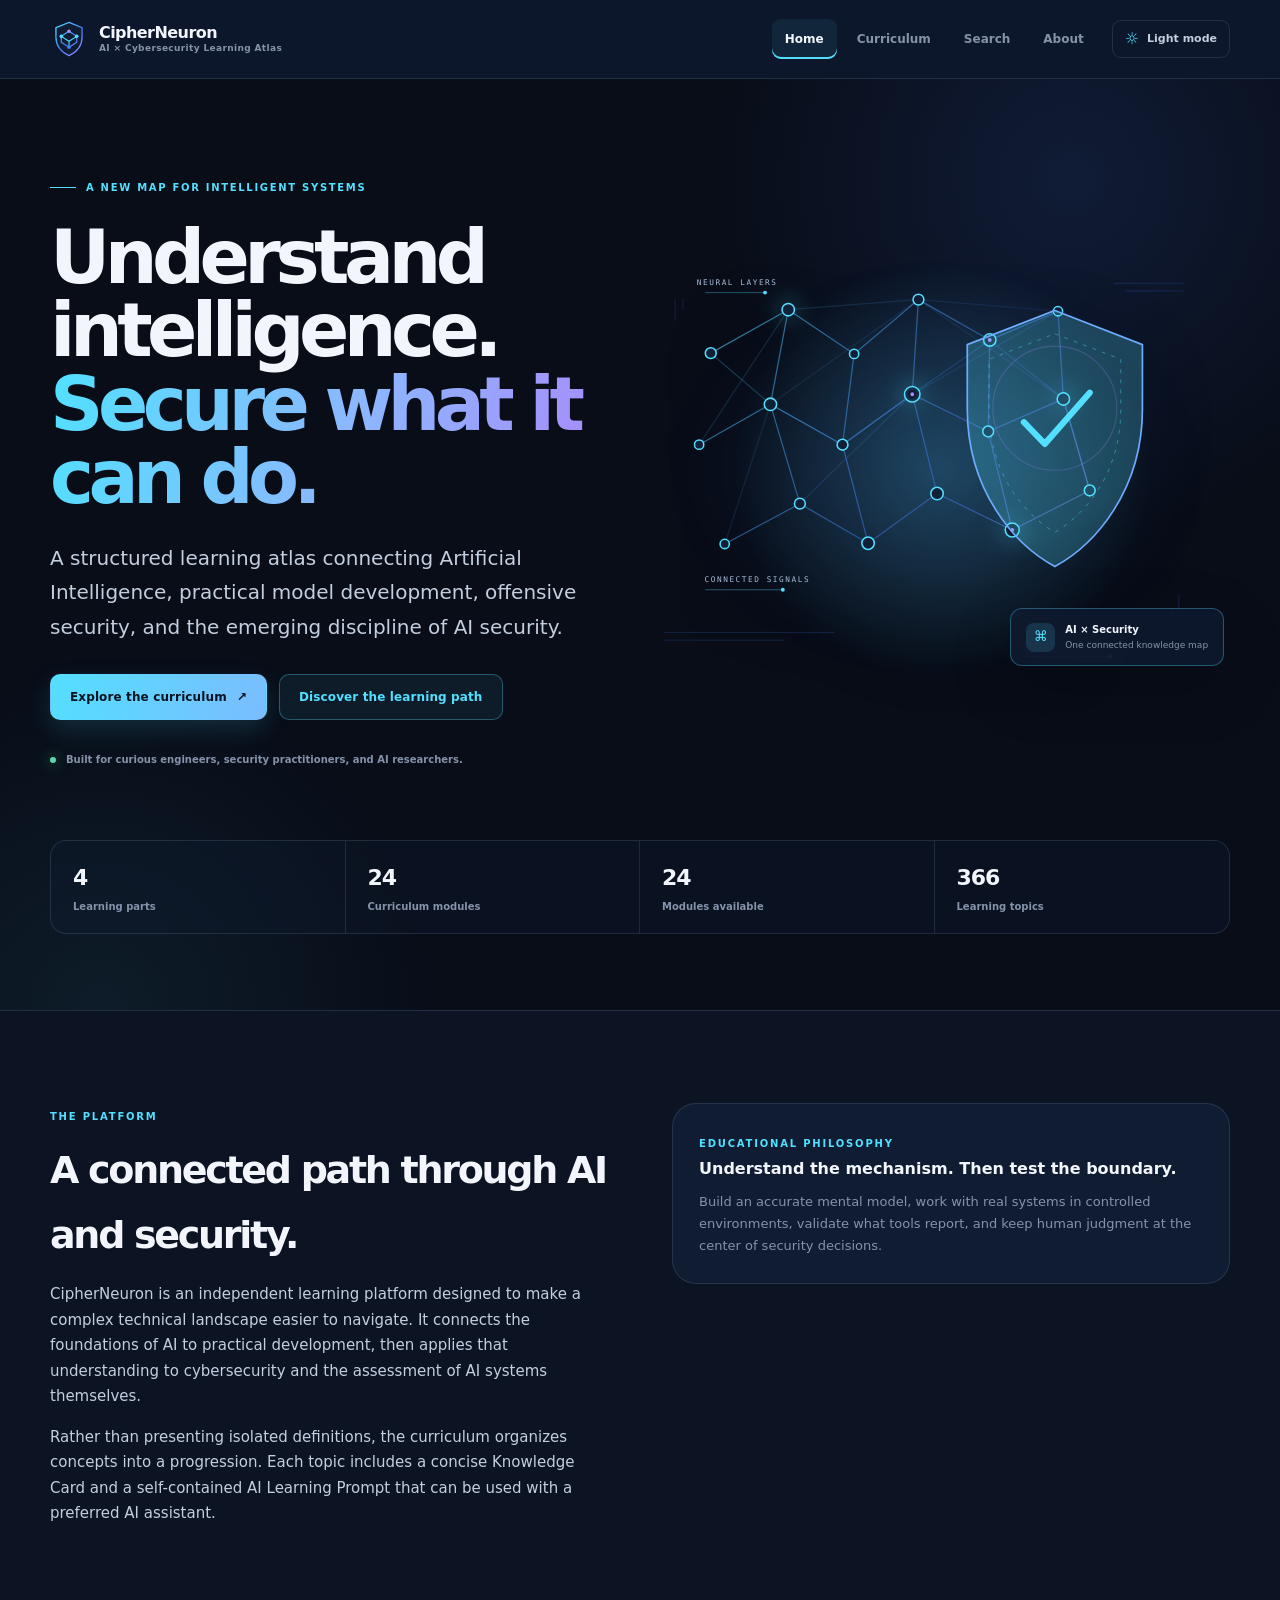
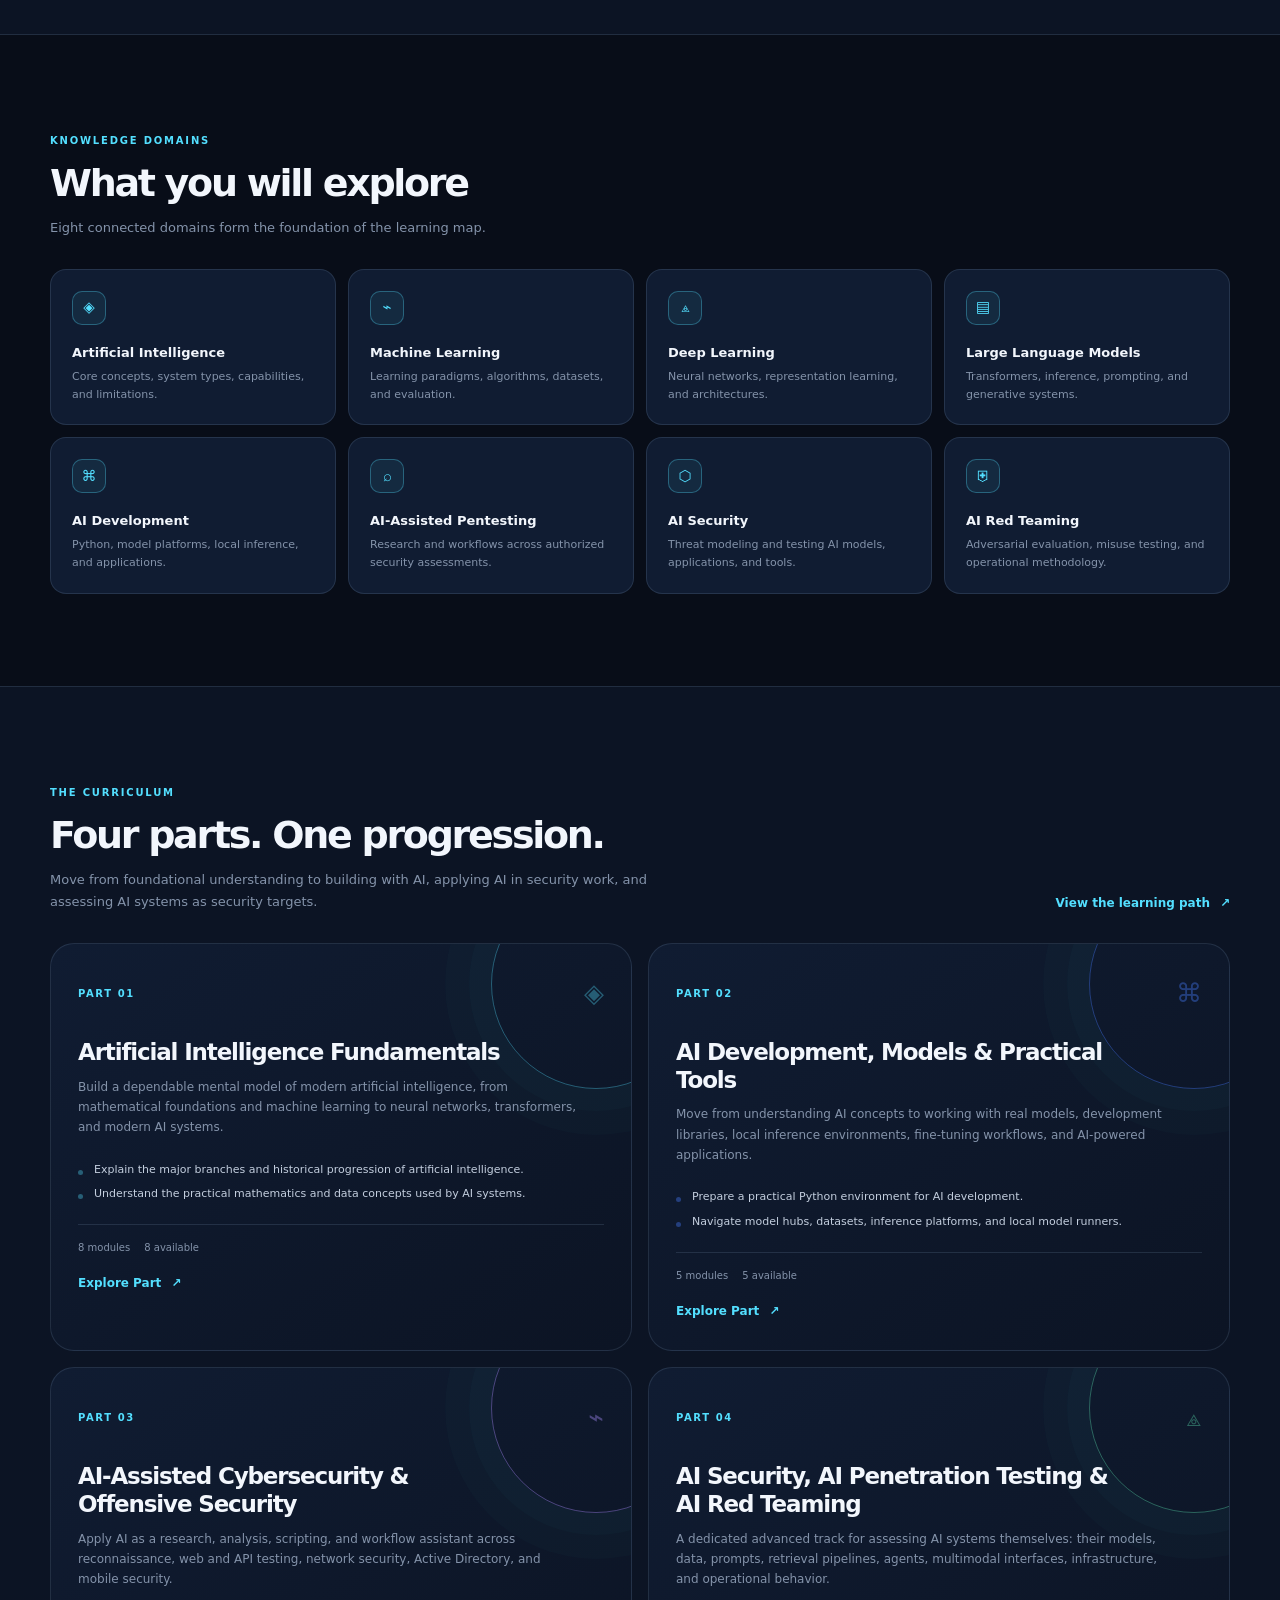
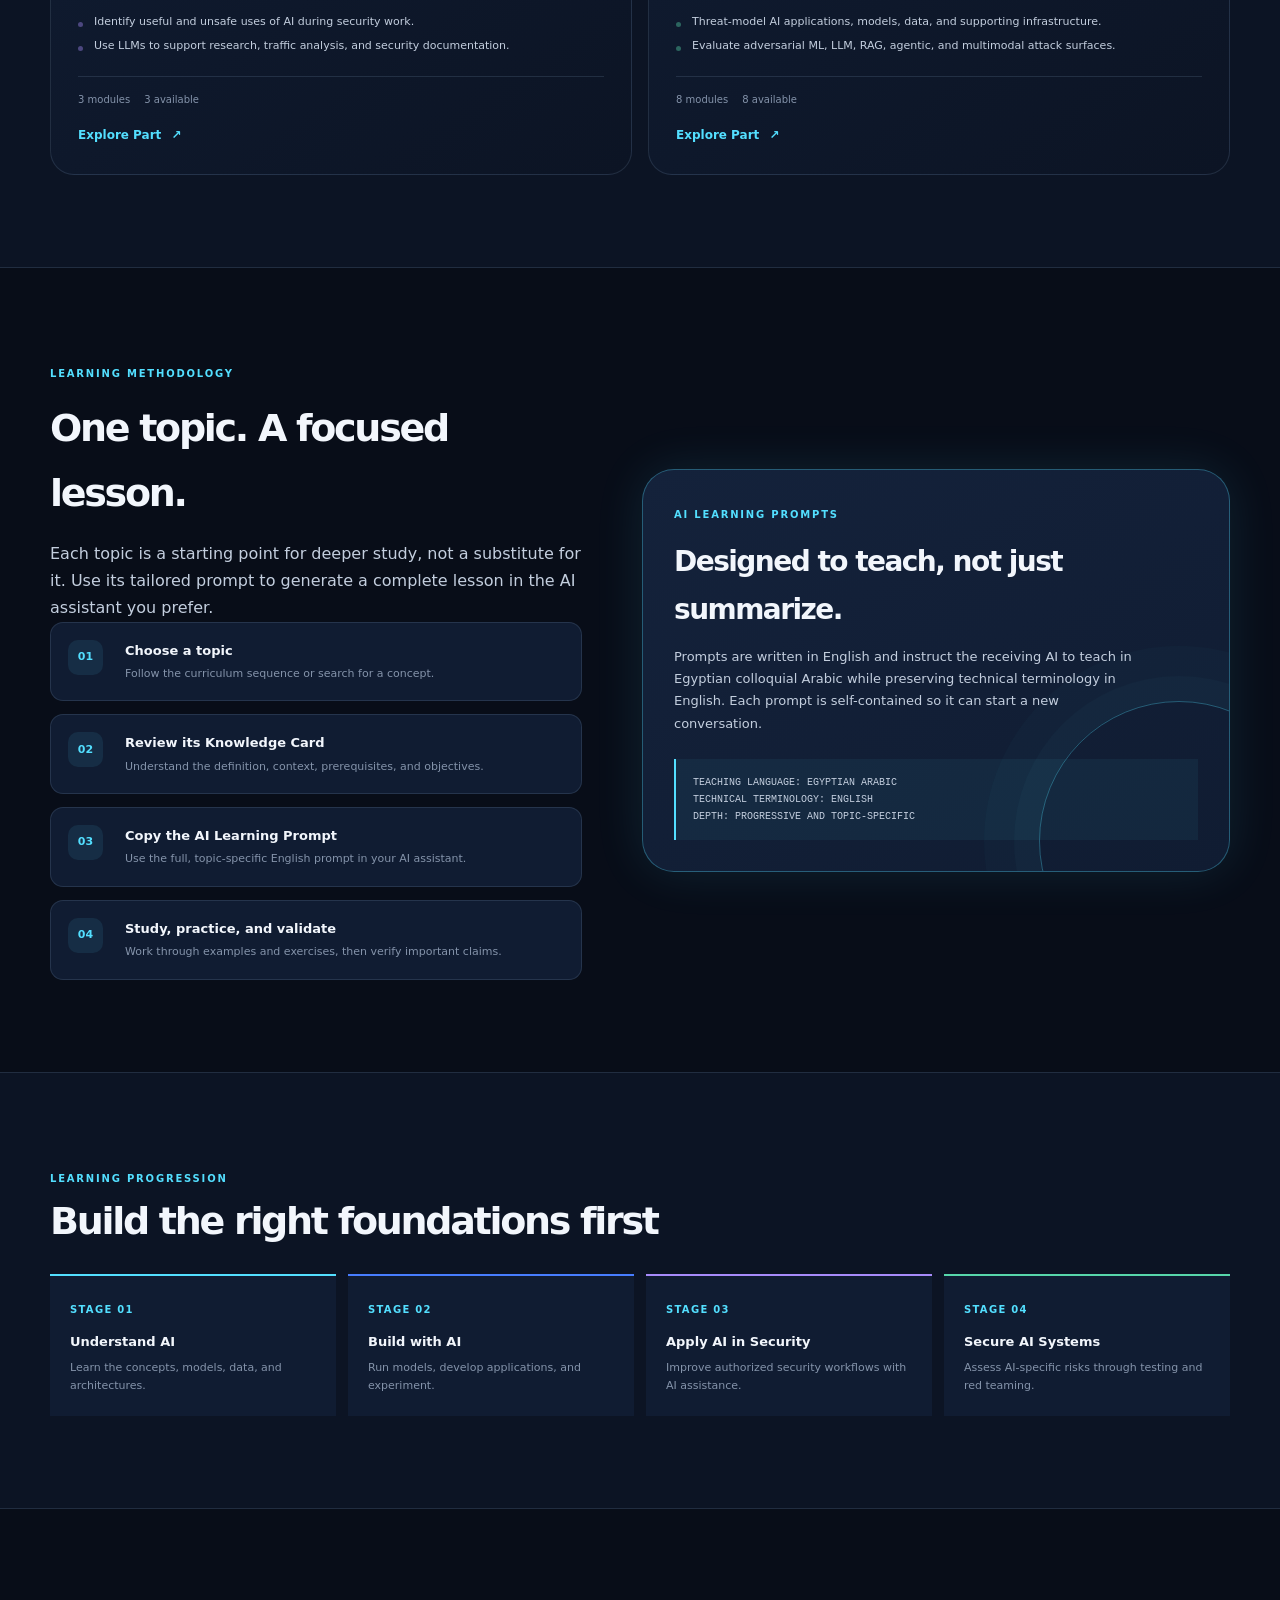
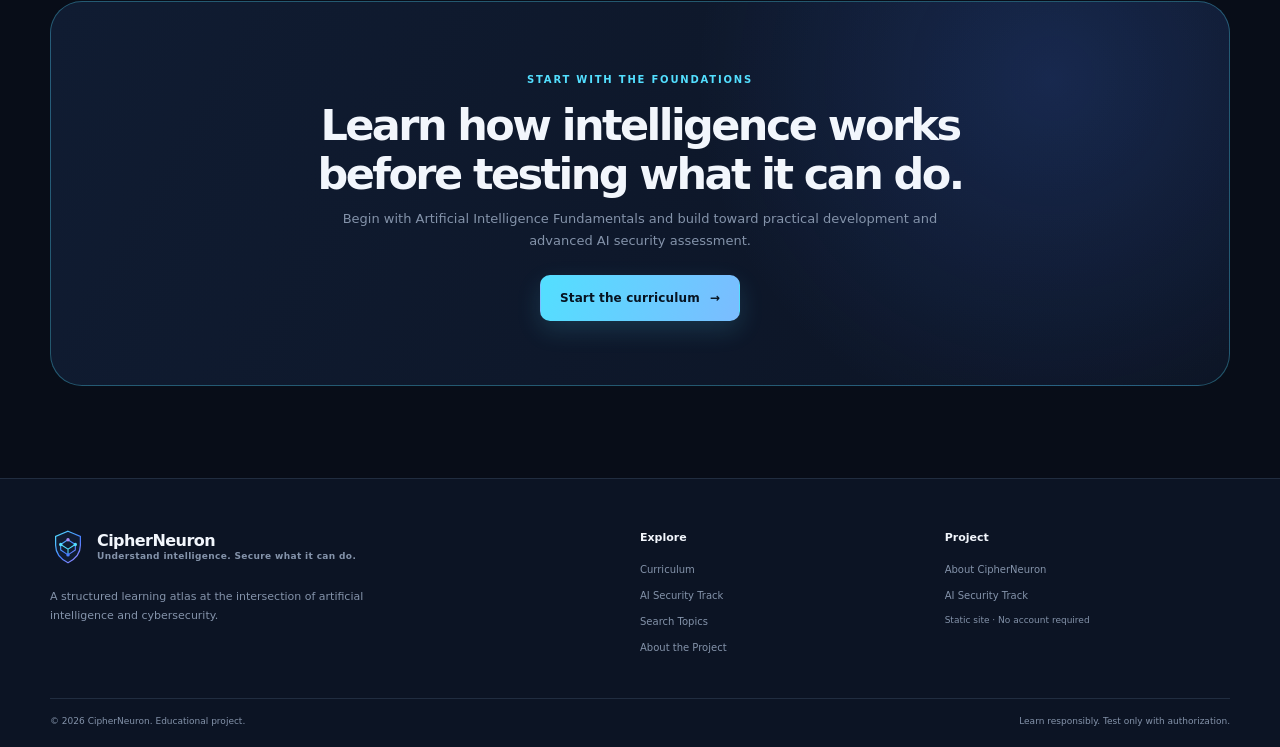
<file: index.html>
<!doctype html>
<html lang="en" data-theme="dark">
<head>
  <meta charset="utf-8">
  <meta name="viewport" content="width=device-width, initial-scale=1">
  <meta name="theme-color" content="#080D18">
  <meta name="description" content="CipherNeuron is a structured learning atlas for Artificial Intelligence, Machine Learning, AI-assisted security, AI penetration testing, and AI red teaming.">
  <meta property="og:type" content="website">
  <meta property="og:title" content="CipherNeuron — AI × Cybersecurity Learning Atlas">
  <meta property="og:description" content="Understand intelligence. Secure what it can do.">
  <meta property="og:image" content="assets/img/hero-network.svg">
  <meta name="twitter:card" content="summary_large_image">
  <meta name="twitter:title" content="CipherNeuron — AI × Cybersecurity Learning Atlas">
  <meta name="twitter:description" content="Understand intelligence. Secure what it can do.">
  <title>CipherNeuron — AI × Cybersecurity Learning Atlas</title>
  <link rel="icon" href="assets/img/favicon.svg" type="image/svg+xml">
  <link rel="stylesheet" href="assets/css/styles.css">
  <script defer src="assets/js/data/course-index.js"></script>
  <script defer src="assets/js/data/modules/module-01.js"></script>
  <script defer src="assets/js/data/modules/module-02.js"></script>
  <script defer src="assets/js/data/modules/module-03.js"></script>
  <script defer src="assets/js/data/modules/module-04.js"></script>
  <script defer src="assets/js/data/modules/module-05.js"></script>
  <script defer src="assets/js/data/modules/module-06.js"></script>
  <script defer src="assets/js/data/modules/module-07.js"></script>
  <script defer src="assets/js/data/modules/module-08.js"></script>
  <script defer src="assets/js/data/modules/module-09.js"></script>
  <script defer src="assets/js/data/modules/module-10.js"></script>
  <script defer src="assets/js/data/modules/module-11.js"></script>
  <script defer src="assets/js/data/modules/module-12.js"></script>
  <script defer src="assets/js/data/modules/module-13.js"></script>
  <script defer src="assets/js/data/modules/module-14.js"></script>
  <script defer src="assets/js/data/modules/module-15.js"></script>
  <script defer src="assets/js/data/modules/module-16.js"></script>
  <script defer src="assets/js/data/modules/module-17.js"></script>
  <script defer src="assets/js/data/modules/module-18.js"></script>
  <script defer src="assets/js/data/modules/module-19.js"></script>
  <script defer src="assets/js/data/modules/module-20.js"></script>
  <script defer src="assets/js/data/modules/module-21.js"></script>
  <script defer src="assets/js/data/modules/module-22.js"></script>
  <script defer src="assets/js/data/modules/module-23.js"></script>
  <script defer src="assets/js/data/modules/module-24.js"></script>
  <script defer src="assets/js/core.js"></script>
  <script defer src="assets/js/home.js"></script>
</head>
<body data-page="home">
  <div data-site-header></div>
  <main id="main-content">
    <section class="home-hero">
      <div class="container">
        <div class="hero-grid">
          <div class="hero-copy">
            <span class="hero-kicker">A new map for intelligent systems</span>
            <h1 class="hero-title">Understand intelligence.<span class="accent">Secure what it can do.</span></h1>
            <p class="lead">A structured learning atlas connecting Artificial Intelligence, practical model development, offensive security, and the emerging discipline of AI security.</p>
            <div class="hero-actions">
              <a class="button button-primary" href="part-01.html">Explore the curriculum <span aria-hidden="true">↗</span></a>
              <a class="button button-secondary" href="#learning-path">Discover the learning path</a>
            </div>
            <div class="hero-footnote">Built for curious engineers, security practitioners, and AI researchers.</div>
          </div>
          <div class="hero-visual">
            <img src="assets/img/hero-network.svg" alt="Abstract neural network architecture connected to a cybersecurity boundary and shield.">
            <div class="hero-float-card"><span class="hero-float-mark" aria-hidden="true">⌘</span><span><strong>AI × Security</strong><small>One connected knowledge map</small></span></div>
          </div>
        </div>
        <div class="hero-stats" data-course-stats aria-label="Curriculum overview">
          <div><strong>04</strong><span>Learning parts</span></div>
          <div><strong>24</strong><span>Curriculum modules</span></div>
          <div><strong>24</strong><span>Planned modules</span></div>
          <div><strong>∞</strong><span>Room to explore</span></div>
        </div>
      </div>
    </section>

    <section class="section section-alt">
      <div class="container intro-grid">
        <div class="intro-copy">
          <span class="eyebrow">THE PLATFORM</span>
          <h2 class="section-heading" style="display:block;margin:10px 0 15px;"><span style="font-size:clamp(27px,3vw,38px);letter-spacing:-.06em;">A connected path through AI and security.</span></h2>
          <p>CipherNeuron is an independent learning platform designed to make a complex technical landscape easier to navigate. It connects the foundations of AI to practical development, then applies that understanding to cybersecurity and the assessment of AI systems themselves.</p>
          <p>Rather than presenting isolated definitions, the curriculum organizes concepts into a progression. Each topic includes a concise Knowledge Card and a self-contained AI Learning Prompt that can be used with a preferred AI assistant.</p>
        </div>
        <aside class="intro-aside">
          <span class="eyebrow">EDUCATIONAL PHILOSOPHY</span>
          <strong>Understand the mechanism. Then test the boundary.</strong>
          <p>Build an accurate mental model, work with real systems in controlled environments, validate what tools report, and keep human judgment at the center of security decisions.</p>
        </aside>
      </div>
    </section>

    <section class="section">
      <div class="container">
        <div class="section-heading"><div><span class="eyebrow">KNOWLEDGE DOMAINS</span><h2>What you will explore</h2><p>Eight connected domains form the foundation of the learning map.</p></div></div>
        <div class="capability-grid">
          <article class="capability-card"><span class="capability-icon">◈</span><strong>Artificial Intelligence</strong><p>Core concepts, system types, capabilities, and limitations.</p></article>
          <article class="capability-card"><span class="capability-icon">⌁</span><strong>Machine Learning</strong><p>Learning paradigms, algorithms, datasets, and evaluation.</p></article>
          <article class="capability-card"><span class="capability-icon">⟁</span><strong>Deep Learning</strong><p>Neural networks, representation learning, and architectures.</p></article>
          <article class="capability-card"><span class="capability-icon">▤</span><strong>Large Language Models</strong><p>Transformers, inference, prompting, and generative systems.</p></article>
          <article class="capability-card"><span class="capability-icon">⌘</span><strong>AI Development</strong><p>Python, model platforms, local inference, and applications.</p></article>
          <article class="capability-card"><span class="capability-icon">⌕</span><strong>AI-Assisted Pentesting</strong><p>Research and workflows across authorized security assessments.</p></article>
          <article class="capability-card"><span class="capability-icon">⬡</span><strong>AI Security</strong><p>Threat modeling and testing AI models, applications, and tools.</p></article>
          <article class="capability-card"><span class="capability-icon">⛨</span><strong>AI Red Teaming</strong><p>Adversarial evaluation, misuse testing, and operational methodology.</p></article>
        </div>
      </div>
    </section>

    <section class="section section-alt" id="learning-path">
      <div class="container">
        <div class="section-heading"><div><span class="eyebrow">THE CURRICULUM</span><h2>Four parts. One progression.</h2><p>Move from foundational understanding to building with AI, applying AI in security work, and assessing AI systems as security targets.</p></div><a class="text-link" href="part-01.html">View the learning path <span aria-hidden="true">↗</span></a></div>
        <div class="part-card-grid" data-home-parts>
          <article class="part-card"><span class="eyebrow">Loading curriculum map…</span></article>
        </div>
      </div>
    </section>

    <section class="section">
      <div class="container method-grid">
        <div>
          <span class="eyebrow">LEARNING METHODOLOGY</span>
          <h2 class="section-heading" style="display:block;margin:10px 0 15px;"><span style="font-size:clamp(27px,3vw,38px);letter-spacing:-.06em;">One topic. A focused lesson.</span></h2>
          <p class="section-intro">Each topic is a starting point for deeper study, not a substitute for it. Use its tailored prompt to generate a complete lesson in the AI assistant you prefer.</p>
          <div class="method-steps">
            <article class="method-step"><span>01</span><div><strong>Choose a topic</strong><p>Follow the curriculum sequence or search for a concept.</p></div></article>
            <article class="method-step"><span>02</span><div><strong>Review its Knowledge Card</strong><p>Understand the definition, context, prerequisites, and objectives.</p></div></article>
            <article class="method-step"><span>03</span><div><strong>Copy the AI Learning Prompt</strong><p>Use the full, topic-specific English prompt in your AI assistant.</p></div></article>
            <article class="method-step"><span>04</span><div><strong>Study, practice, and validate</strong><p>Work through examples and exercises, then verify important claims.</p></div></article>
          </div>
        </div>
        <aside class="prompt-method-card">
          <span class="eyebrow">AI LEARNING PROMPTS</span>
          <h3>Designed to teach, not just summarize.</h3>
          <p>Prompts are written in English and instruct the receiving AI to teach in Egyptian colloquial Arabic while preserving technical terminology in English. Each prompt is self-contained so it can start a new conversation.</p>
          <div class="prompt-quote">TEACHING LANGUAGE: EGYPTIAN ARABIC<br>TECHNICAL TERMINOLOGY: ENGLISH<br>DEPTH: PROGRESSIVE AND TOPIC-SPECIFIC</div>
        </aside>
      </div>
    </section>

    <section class="section section-alt">
      <div class="container">
        <div class="section-heading"><div><span class="eyebrow">LEARNING PROGRESSION</span><h2>Build the right foundations first</h2></div></div>
        <div class="progression-grid">
          <article class="progression-item"><span class="progression-number">STAGE 01</span><strong>Understand AI</strong><p>Learn the concepts, models, data, and architectures.</p></article>
          <article class="progression-item"><span class="progression-number">STAGE 02</span><strong>Build with AI</strong><p>Run models, develop applications, and experiment.</p></article>
          <article class="progression-item"><span class="progression-number">STAGE 03</span><strong>Apply AI in Security</strong><p>Improve authorized security workflows with AI assistance.</p></article>
          <article class="progression-item"><span class="progression-number">STAGE 04</span><strong>Secure AI Systems</strong><p>Assess AI-specific risks through testing and red teaming.</p></article>
        </div>
      </div>
    </section>

    <section class="section">
      <div class="container">
        <div class="final-cta">
          <span class="eyebrow">START WITH THE FOUNDATIONS</span>
          <h2>Learn how intelligence works before testing what it can do.</h2>
          <p>Begin with Artificial Intelligence Fundamentals and build toward practical development and advanced AI security assessment.</p>
          <a class="button button-primary" href="part-01.html">Start the curriculum <span aria-hidden="true">→</span></a>
        </div>
      </div>
    </section>
  </main>
  <div data-site-footer></div>
</body>
</html>
</file>
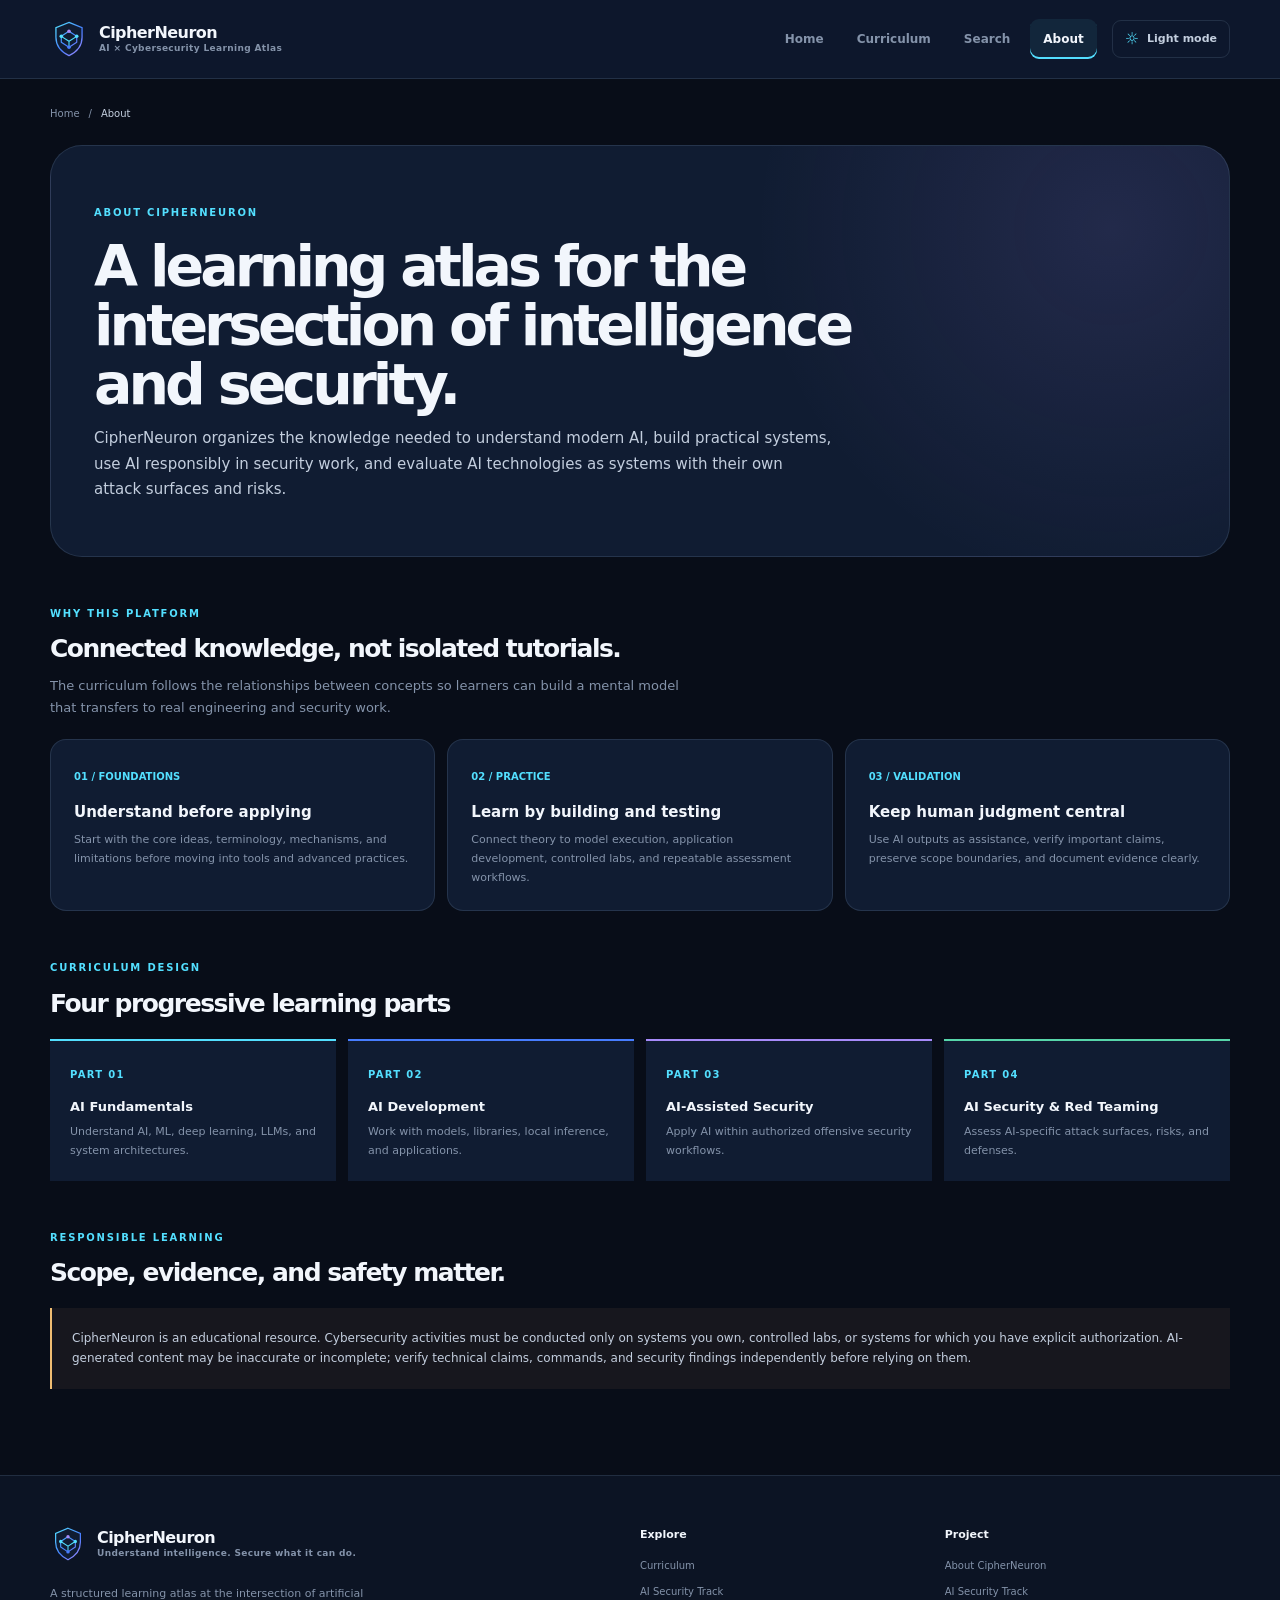
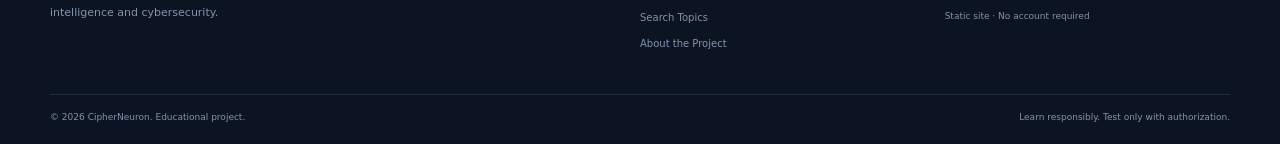
<file: about.html>
<!doctype html>
<html lang="en" data-theme="dark">
<head>
  <meta charset="utf-8">
  <meta name="viewport" content="width=device-width, initial-scale=1">
  <meta name="theme-color" content="#080D18">
  <meta name="description" content="Learn about CipherNeuron, its educational philosophy, curriculum structure, and responsible-use principles.">
  <meta property="og:type" content="website">
  <meta property="og:title" content="About CipherNeuron — AI & Cybersecurity Learning Atlas">
  <meta property="og:description" content="Learn about CipherNeuron, its educational philosophy, curriculum structure, and responsible-use principles.">
  <meta property="og:image" content="assets/img/hero-network.svg">
  <meta name="twitter:card" content="summary_large_image">
  <meta name="twitter:title" content="About CipherNeuron — AI & Cybersecurity Learning Atlas">
  <meta name="twitter:description" content="Learn about CipherNeuron, its educational philosophy, curriculum structure, and responsible-use principles.">
  <title>About | CipherNeuron</title>
  <link rel="icon" href="assets/img/favicon.svg" type="image/svg+xml">
  <link rel="stylesheet" href="assets/css/styles.css">
  <script defer src="assets/js/data/course-index.js"></script>
  <script defer src="assets/js/core.js"></script>
</head>
<body data-page="about">
  <div data-site-header></div>
  <main id="main-content" class="page-main">
    <div class="container">
      <div data-breadcrumbs></div>
      <section class="about-hero">
        <span class="eyebrow">ABOUT CIPHERNEURON</span>
        <h1>A learning atlas for the intersection of intelligence and security.</h1>
        <p>CipherNeuron organizes the knowledge needed to understand modern AI, build practical systems, use AI responsibly in security work, and evaluate AI technologies as systems with their own attack surfaces and risks.</p>
      </section>
      <section class="content-section">
        <div class="section-heading"><div><span class="eyebrow">WHY THIS PLATFORM</span><h2>Connected knowledge, not isolated tutorials.</h2><p>The curriculum follows the relationships between concepts so learners can build a mental model that transfers to real engineering and security work.</p></div></div>
        <div class="about-principles">
          <article class="principle-card"><span>01 / FOUNDATIONS</span><h3>Understand before applying</h3><p>Start with the core ideas, terminology, mechanisms, and limitations before moving into tools and advanced practices.</p></article>
          <article class="principle-card"><span>02 / PRACTICE</span><h3>Learn by building and testing</h3><p>Connect theory to model execution, application development, controlled labs, and repeatable assessment workflows.</p></article>
          <article class="principle-card"><span>03 / VALIDATION</span><h3>Keep human judgment central</h3><p>Use AI outputs as assistance, verify important claims, preserve scope boundaries, and document evidence clearly.</p></article>
        </div>
      </section>
      <section class="content-section">
        <div class="section-heading"><div><span class="eyebrow">CURRICULUM DESIGN</span><h2>Four progressive learning parts</h2></div></div>
        <div class="progression-grid">
          <article class="progression-item"><span class="progression-number">PART 01</span><strong>AI Fundamentals</strong><p>Understand AI, ML, deep learning, LLMs, and system architectures.</p></article>
          <article class="progression-item"><span class="progression-number">PART 02</span><strong>AI Development</strong><p>Work with models, libraries, local inference, and applications.</p></article>
          <article class="progression-item"><span class="progression-number">PART 03</span><strong>AI-Assisted Security</strong><p>Apply AI within authorized offensive security workflows.</p></article>
          <article class="progression-item"><span class="progression-number">PART 04</span><strong>AI Security & Red Teaming</strong><p>Assess AI-specific attack surfaces, risks, and defenses.</p></article>
        </div>
      </section>
      <section class="content-section">
        <div class="section-heading"><div><span class="eyebrow">RESPONSIBLE LEARNING</span><h2>Scope, evidence, and safety matter.</h2></div></div>
        <div class="disclaimer-box">CipherNeuron is an educational resource. Cybersecurity activities must be conducted only on systems you own, controlled labs, or systems for which you have explicit authorization. AI-generated content may be inaccurate or incomplete; verify technical claims, commands, and security findings independently before relying on them.</div>
      </section>
    </div>
  </main>
  <div data-site-footer></div>
  <script>
    document.addEventListener("DOMContentLoaded", function () {
      CipherNeuron.updateDocumentTitle("About");
      CipherNeuron.renderBreadcrumbs(document.querySelector("[data-breadcrumbs]"), [
        { label: "Home", href: "index.html" }, { label: "About" }
      ]);
    });
  </script>
</body>
</html>
</file>
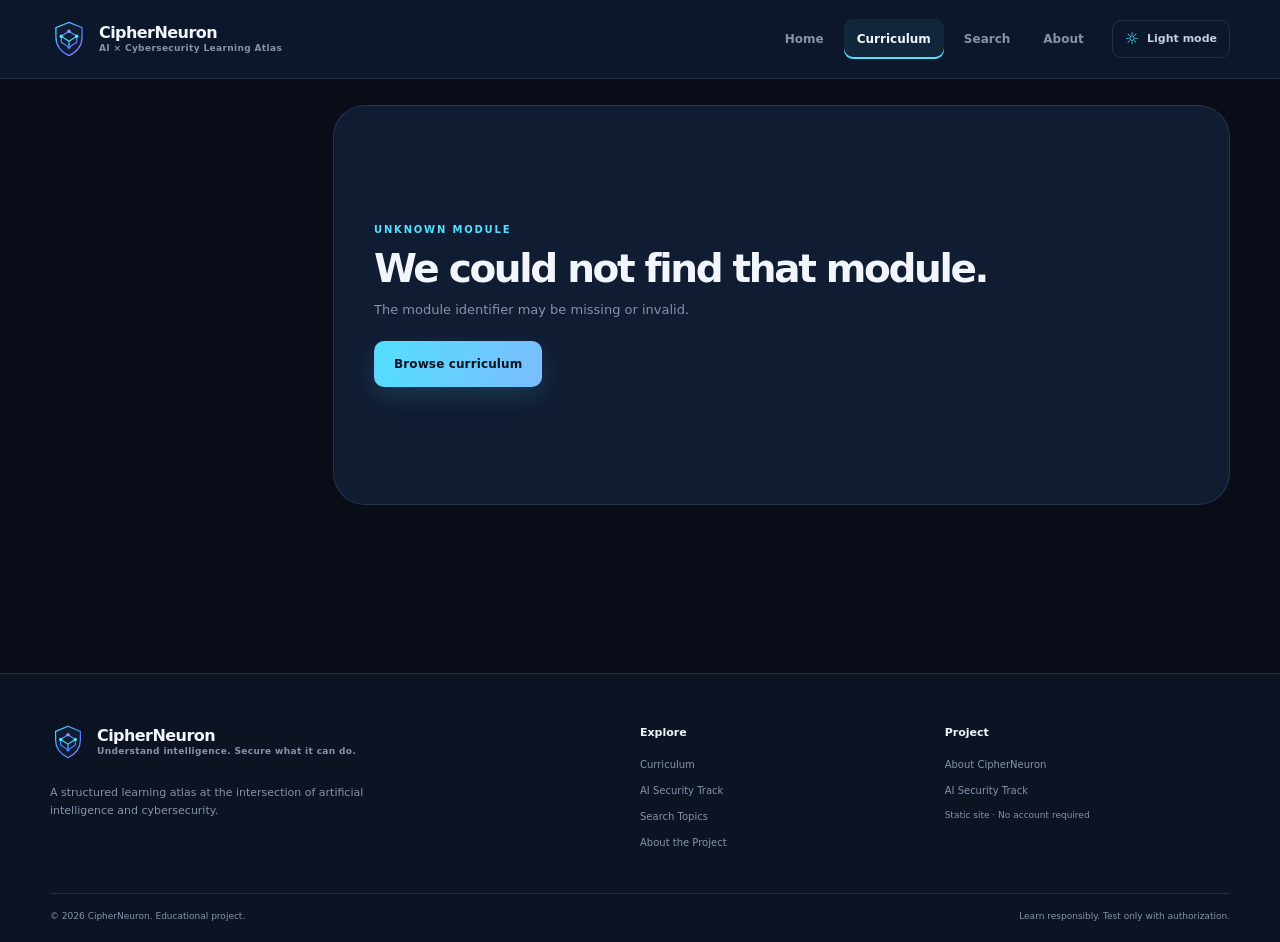
<file: module.html>
<!doctype html>
<html lang="en" data-theme="dark">
<head>
  <meta charset="utf-8">
  <meta name="viewport" content="width=device-width, initial-scale=1">
  <meta name="theme-color" content="#080D18">
  <meta name="description" content="Explore a CipherNeuron curriculum module, its learning objectives, topics, and study progress.">
  <meta property="og:type" content="website">
  <meta property="og:title" content="Explore a CipherNeuron Module">
  <meta property="og:description" content="Explore a CipherNeuron curriculum module, its learning objectives, topics, and study progress.">
  <meta property="og:image" content="assets/img/hero-network.svg">
  <meta name="twitter:card" content="summary_large_image">
  <meta name="twitter:title" content="Explore a CipherNeuron Module">
  <meta name="twitter:description" content="Explore a CipherNeuron curriculum module, its learning objectives, topics, and study progress.">
  <title>Module | CipherNeuron</title>
  <link rel="icon" href="assets/img/favicon.svg" type="image/svg+xml">
  <link rel="stylesheet" href="assets/css/styles.css">
  <script defer src="assets/js/data/course-index.js"></script>
  <script defer src="assets/js/data/modules/module-01.js"></script>
  <script defer src="assets/js/data/modules/module-02.js"></script>
  <script defer src="assets/js/data/modules/module-03.js"></script>
  <script defer src="assets/js/data/modules/module-04.js"></script>
  <script defer src="assets/js/data/modules/module-05.js"></script>
  <script defer src="assets/js/data/modules/module-06.js"></script>
  <script defer src="assets/js/data/modules/module-07.js"></script>
  <script defer src="assets/js/data/modules/module-08.js"></script>
  <script defer src="assets/js/data/modules/module-09.js"></script>
  <script defer src="assets/js/data/modules/module-10.js"></script>
  <script defer src="assets/js/data/modules/module-11.js"></script>
  <script defer src="assets/js/data/modules/module-12.js"></script>
  <script defer src="assets/js/data/modules/module-13.js"></script>
  <script defer src="assets/js/data/modules/module-14.js"></script>
  <script defer src="assets/js/data/modules/module-15.js"></script>
  <script defer src="assets/js/data/modules/module-16.js"></script>
  <script defer src="assets/js/data/modules/module-17.js"></script>
  <script defer src="assets/js/data/modules/module-18.js"></script>
  <script defer src="assets/js/data/modules/module-19.js"></script>
  <script defer src="assets/js/data/modules/module-20.js"></script>
  <script defer src="assets/js/data/modules/module-21.js"></script>
  <script defer src="assets/js/data/modules/module-22.js"></script>
  <script defer src="assets/js/data/modules/module-23.js"></script>
  <script defer src="assets/js/data/modules/module-24.js"></script>
  <script defer src="assets/js/core.js"></script>
  <script defer src="assets/js/module-page.js"></script>
</head>
<body data-page="module">
  <div data-site-header></div>
  <main id="main-content" class="page-main">
    <div class="container">
      <div data-breadcrumbs></div>
      <div class="content-layout">
        <aside class="course-sidebar" data-course-sidebar></aside>
        <div class="content-column" data-module-content>
          <section class="empty-state"><span class="eyebrow">LOADING MODULE</span><h1>Preparing module content…</h1></section>
        </div>
      </div>
    </div>
  </main>
  <div data-site-footer></div>
</body>
</html>
</file>
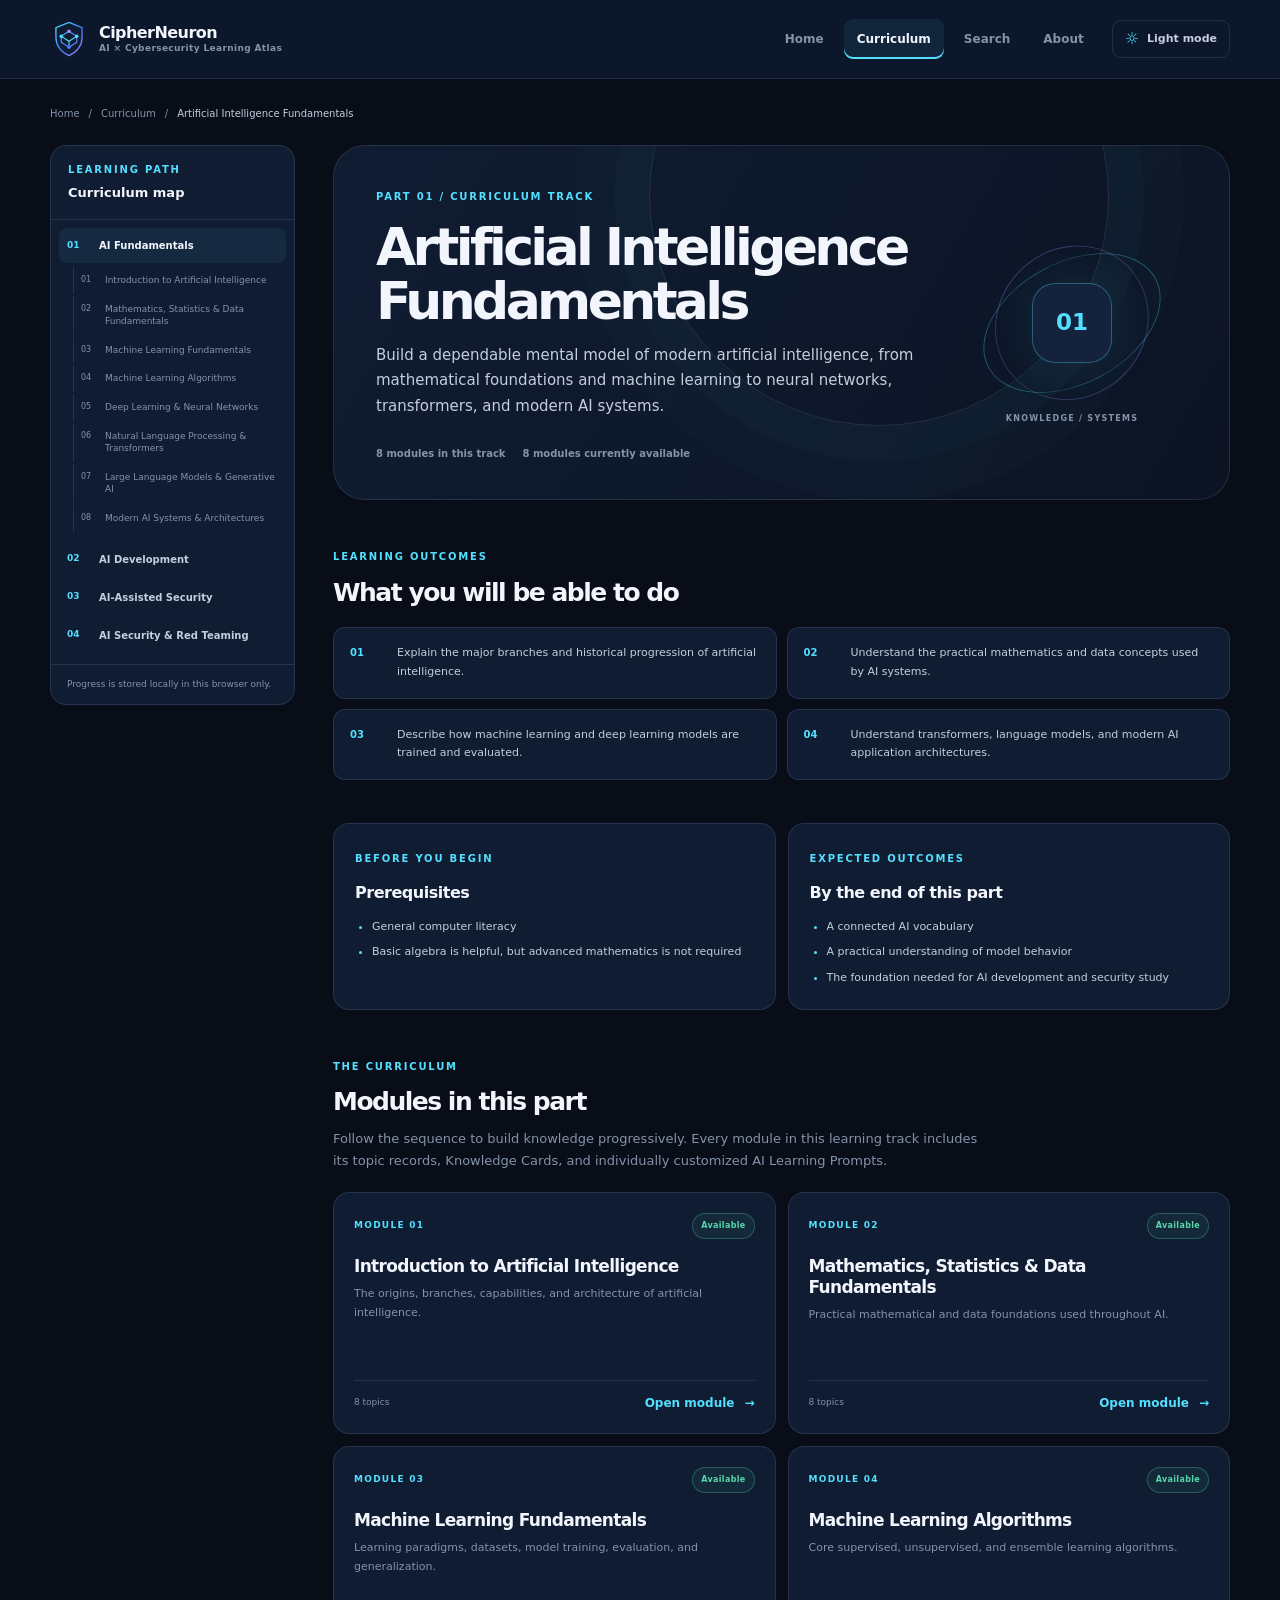
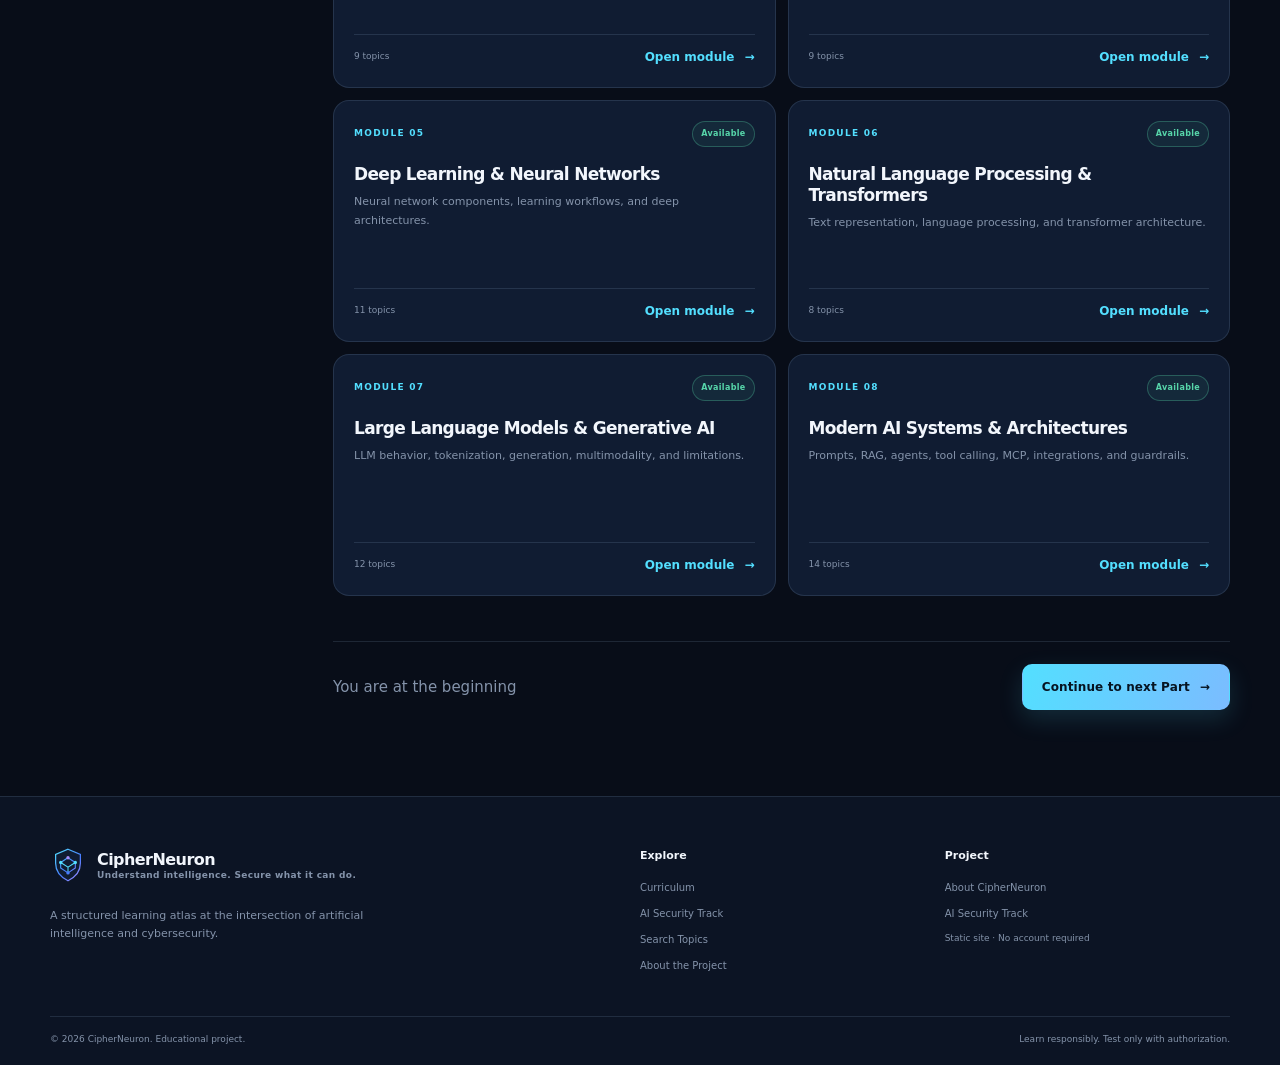
<file: part-01.html>
<!doctype html>
<html lang="en" data-theme="dark">
<head>
  <meta charset="utf-8">
  <meta name="viewport" content="width=device-width, initial-scale=1">
  <meta name="theme-color" content="#080D18">
  <meta name="description" content="Build foundations in artificial intelligence, mathematics, machine learning, deep learning, transformers, and modern AI systems.">
  <meta property="og:type" content="website">
  <meta property="og:title" content="Part 01 — Artificial Intelligence Fundamentals">
  <meta property="og:description" content="Build foundations in artificial intelligence, mathematics, machine learning, deep learning, transformers, and modern AI systems.">
  <meta property="og:image" content="assets/img/hero-network.svg">
  <meta name="twitter:card" content="summary_large_image">
  <meta name="twitter:title" content="Part 01 — Artificial Intelligence Fundamentals">
  <meta name="twitter:description" content="Build foundations in artificial intelligence, mathematics, machine learning, deep learning, transformers, and modern AI systems.">

  <title>Part 01 | CipherNeuron</title>
  <link rel="icon" href="assets/img/favicon.svg" type="image/svg+xml">
  <link rel="stylesheet" href="assets/css/styles.css">
  <script defer src="assets/js/data/course-index.js"></script>
  <script defer src="assets/js/data/modules/module-01.js"></script>
  <script defer src="assets/js/data/modules/module-02.js"></script>
  <script defer src="assets/js/data/modules/module-03.js"></script>
  <script defer src="assets/js/data/modules/module-04.js"></script>
  <script defer src="assets/js/data/modules/module-05.js"></script>
  <script defer src="assets/js/data/modules/module-06.js"></script>
  <script defer src="assets/js/data/modules/module-07.js"></script>
  <script defer src="assets/js/data/modules/module-08.js"></script>
  <script defer src="assets/js/core.js"></script>
  <script defer src="assets/js/part-page.js"></script>
</head>
<body data-page="part" data-part-id="part-01">
  <div data-site-header></div>
  <main id="main-content" class="page-main">
    <div class="container">
      <div data-breadcrumbs></div>
      <div class="content-layout">
        <aside class="course-sidebar" data-course-sidebar></aside>
        <div class="content-column" data-part-content>
          <section class="empty-state"><span class="eyebrow">LOADING CURRICULUM</span><h1>Preparing this learning track…</h1></section>
        </div>
      </div>
    </div>
  </main>
  <div data-site-footer></div>
</body>
</html>
</file>
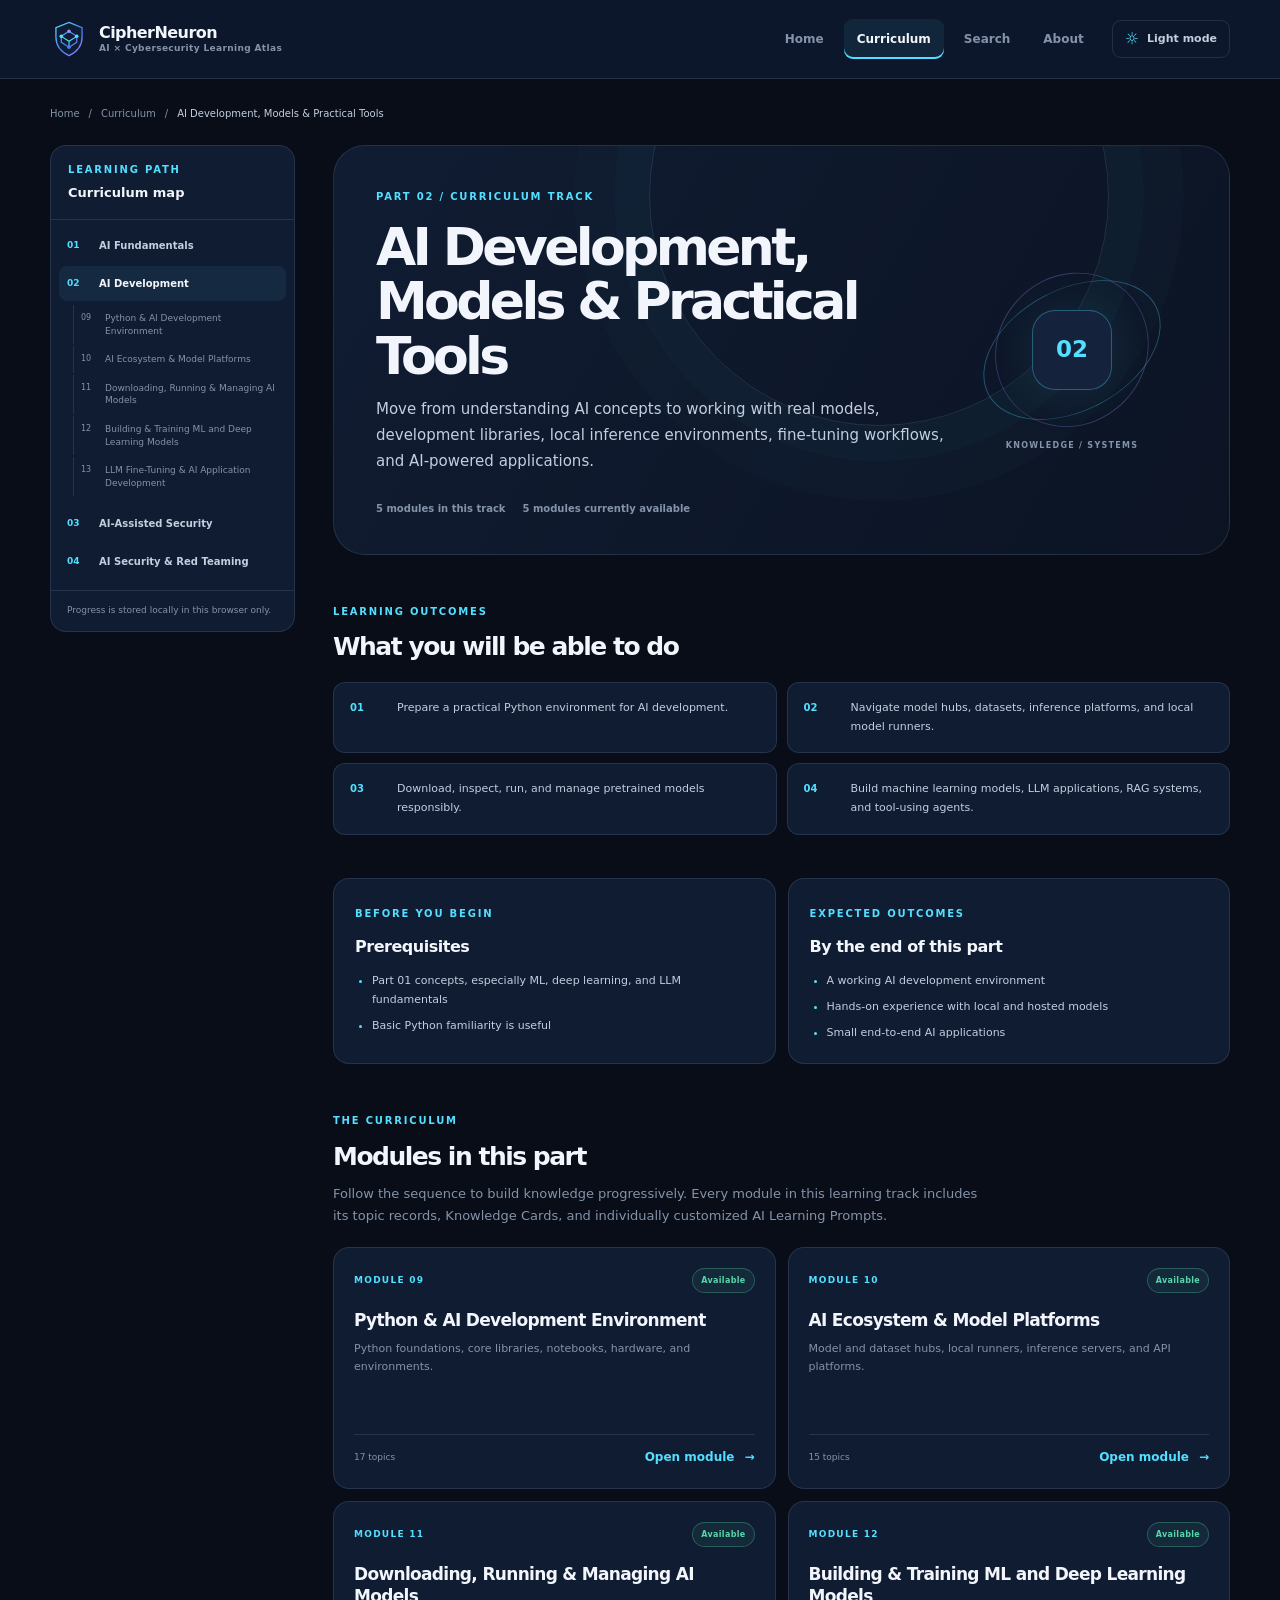
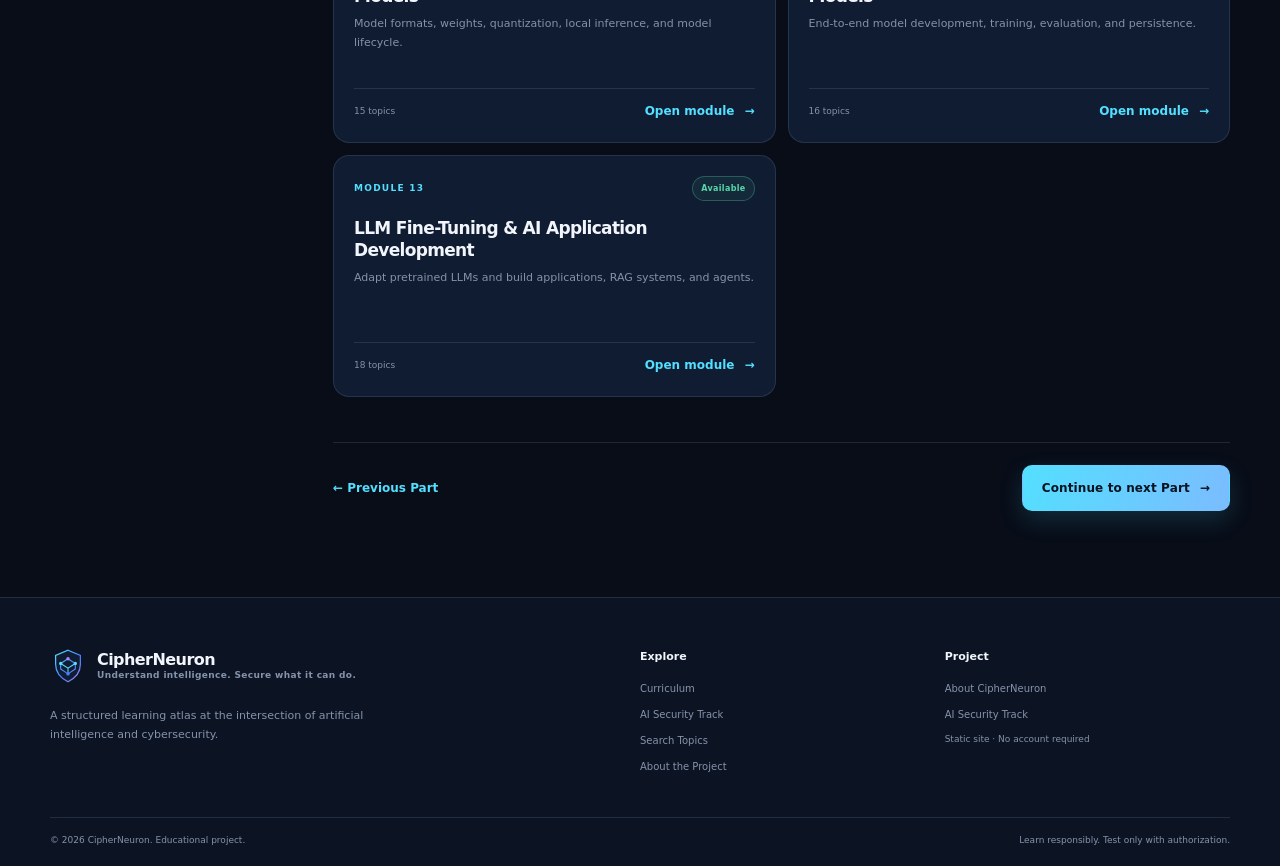
<file: part-02.html>
<!doctype html>
<html lang="en" data-theme="dark">
<head>
  <meta charset="utf-8">
  <meta name="viewport" content="width=device-width, initial-scale=1">
  <meta name="theme-color" content="#080D18">
  <meta name="description" content="Learn Python for AI, model platforms, local inference, machine learning development, fine-tuning, and AI applications.">
  <meta property="og:type" content="website">
  <meta property="og:title" content="Part 02 — AI Development, Models & Practical Tools">
  <meta property="og:description" content="Learn Python for AI, model platforms, local inference, machine learning development, fine-tuning, and AI applications.">
  <meta property="og:image" content="assets/img/hero-network.svg">
  <meta name="twitter:card" content="summary_large_image">
  <meta name="twitter:title" content="Part 02 — AI Development, Models & Practical Tools">
  <meta name="twitter:description" content="Learn Python for AI, model platforms, local inference, machine learning development, fine-tuning, and AI applications.">

  <title>Part 02 | CipherNeuron</title>
  <link rel="icon" href="assets/img/favicon.svg" type="image/svg+xml">
  <link rel="stylesheet" href="assets/css/styles.css">
  <script defer src="assets/js/data/course-index.js"></script>
  <script defer src="assets/js/data/modules/module-09.js"></script>
  <script defer src="assets/js/data/modules/module-10.js"></script>
  <script defer src="assets/js/data/modules/module-11.js"></script>
  <script defer src="assets/js/data/modules/module-12.js"></script>
  <script defer src="assets/js/data/modules/module-13.js"></script>
  <script defer src="assets/js/core.js"></script>
  <script defer src="assets/js/part-page.js"></script>
</head>
<body data-page="part" data-part-id="part-02">
  <div data-site-header></div>
  <main id="main-content" class="page-main">
    <div class="container">
      <div data-breadcrumbs></div>
      <div class="content-layout">
        <aside class="course-sidebar" data-course-sidebar></aside>
        <div class="content-column" data-part-content>
          <section class="empty-state"><span class="eyebrow">LOADING CURRICULUM</span><h1>Preparing this learning track…</h1></section>
        </div>
      </div>
    </div>
  </main>
  <div data-site-footer></div>
</body>
</html>
</file>
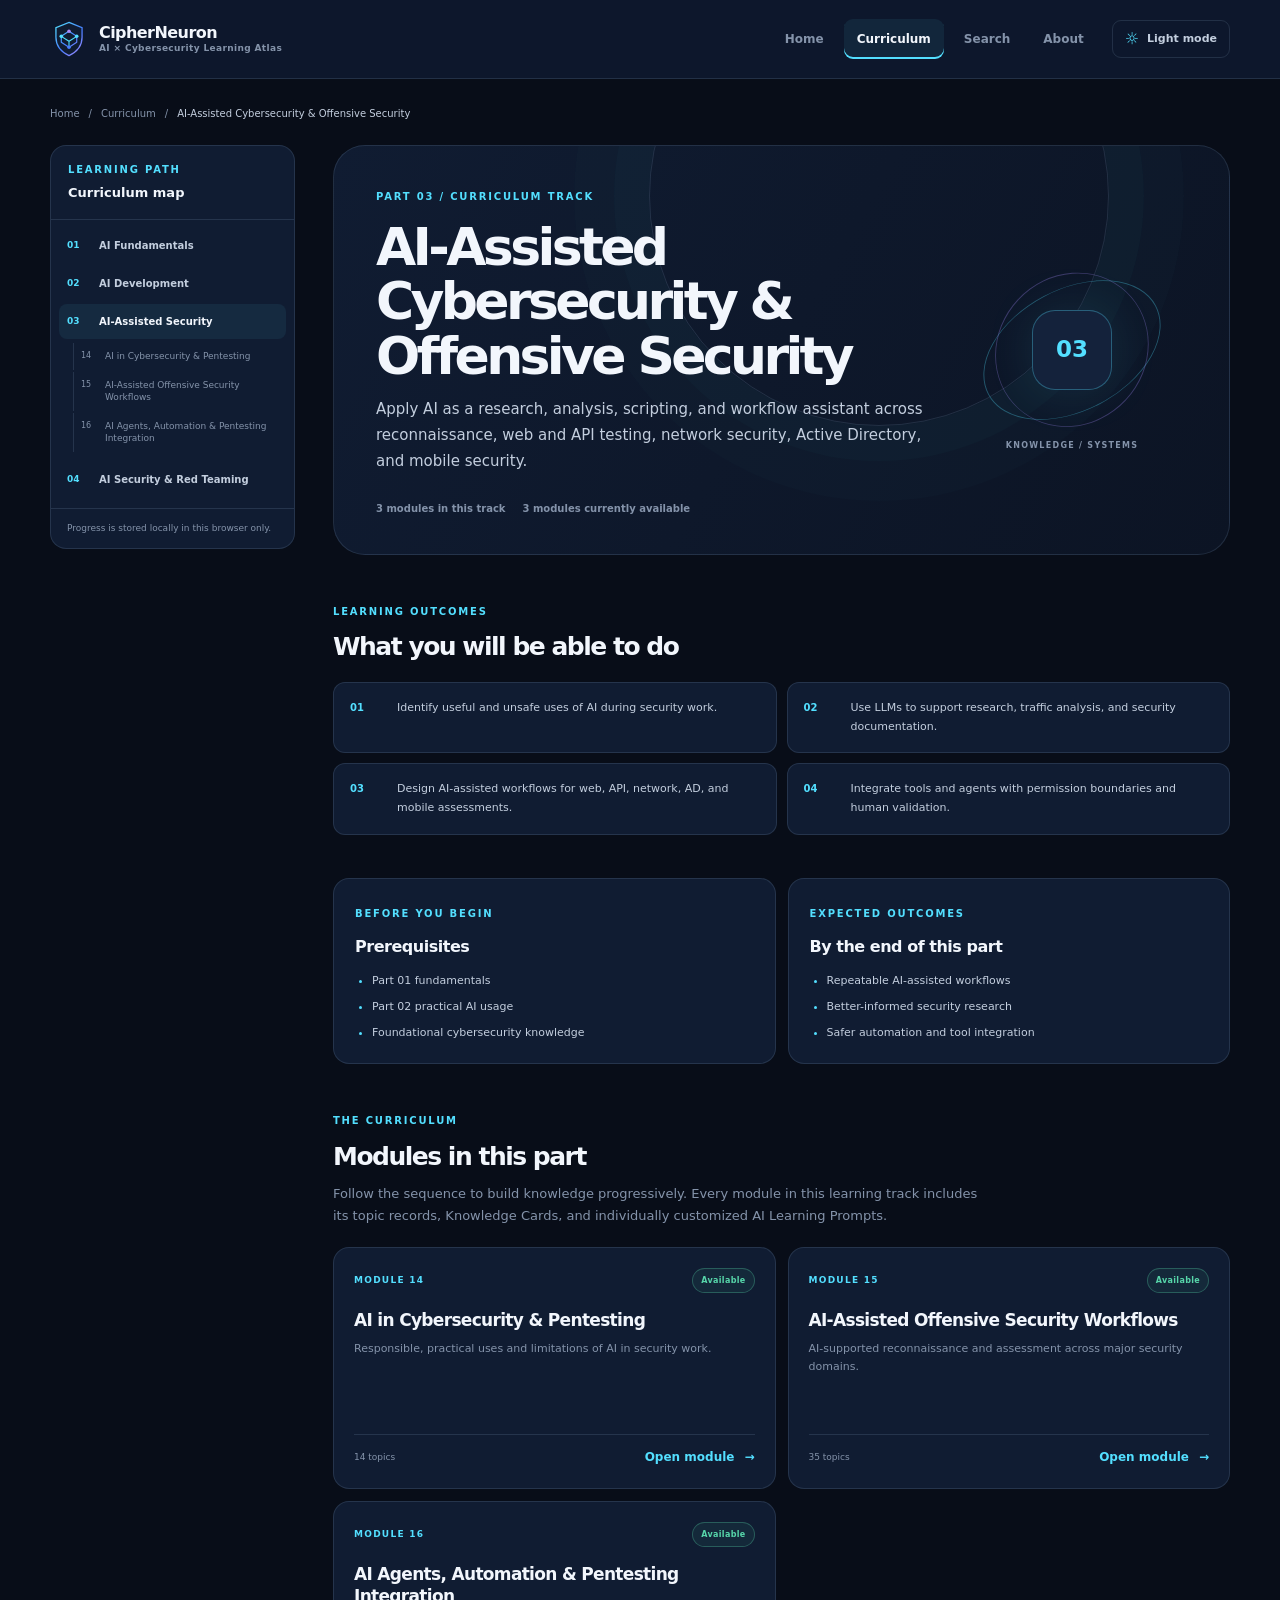
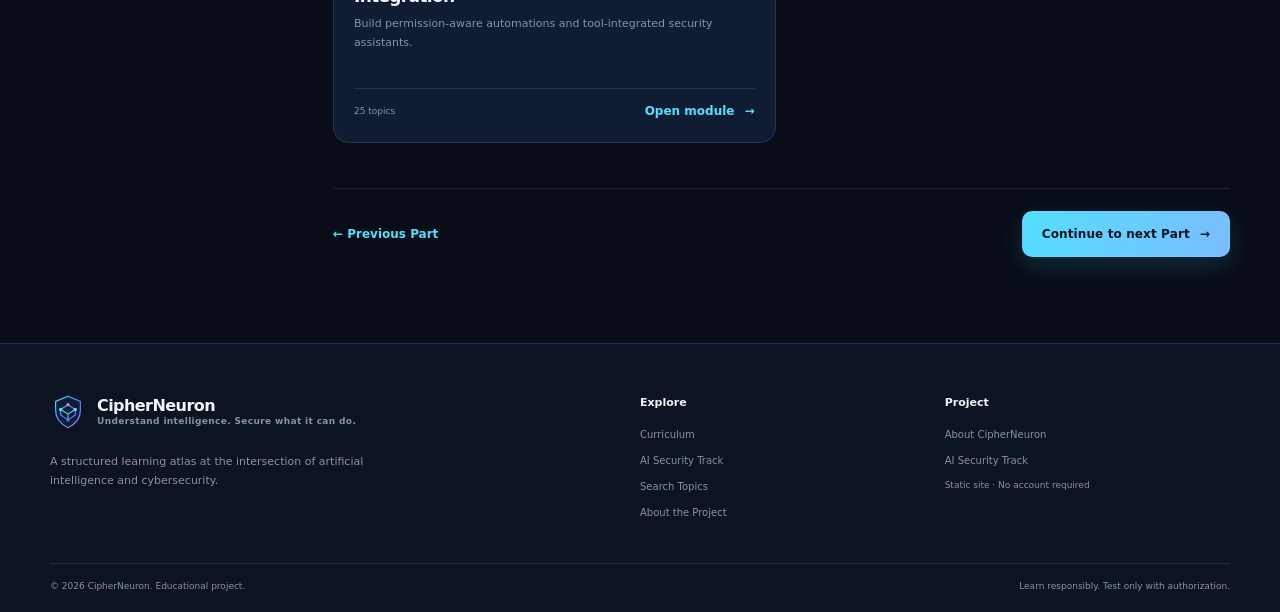
<file: part-03.html>
<!doctype html>
<html lang="en" data-theme="dark">
<head>
  <meta charset="utf-8">
  <meta name="viewport" content="width=device-width, initial-scale=1">
  <meta name="theme-color" content="#080D18">
  <meta name="description" content="Apply AI responsibly to reconnaissance and authorized web, API, network, Active Directory, and mobile security workflows.">
  <meta property="og:type" content="website">
  <meta property="og:title" content="Part 03 — AI-Assisted Cybersecurity & Offensive Security">
  <meta property="og:description" content="Apply AI responsibly to reconnaissance and authorized web, API, network, Active Directory, and mobile security workflows.">
  <meta property="og:image" content="assets/img/hero-network.svg">
  <meta name="twitter:card" content="summary_large_image">
  <meta name="twitter:title" content="Part 03 — AI-Assisted Cybersecurity & Offensive Security">
  <meta name="twitter:description" content="Apply AI responsibly to reconnaissance and authorized web, API, network, Active Directory, and mobile security workflows.">

  <title>Part 03 | CipherNeuron</title>
  <link rel="icon" href="assets/img/favicon.svg" type="image/svg+xml">
  <link rel="stylesheet" href="assets/css/styles.css">
  <script defer src="assets/js/data/course-index.js"></script>
  <script defer src="assets/js/data/modules/module-14.js"></script>
  <script defer src="assets/js/data/modules/module-15.js"></script>
  <script defer src="assets/js/data/modules/module-16.js"></script>
  <script defer src="assets/js/core.js"></script>
  <script defer src="assets/js/part-page.js"></script>
</head>
<body data-page="part" data-part-id="part-03">
  <div data-site-header></div>
  <main id="main-content" class="page-main">
    <div class="container">
      <div data-breadcrumbs></div>
      <div class="content-layout">
        <aside class="course-sidebar" data-course-sidebar></aside>
        <div class="content-column" data-part-content>
          <section class="empty-state"><span class="eyebrow">LOADING CURRICULUM</span><h1>Preparing this learning track…</h1></section>
        </div>
      </div>
    </div>
  </main>
  <div data-site-footer></div>
</body>
</html>
</file>
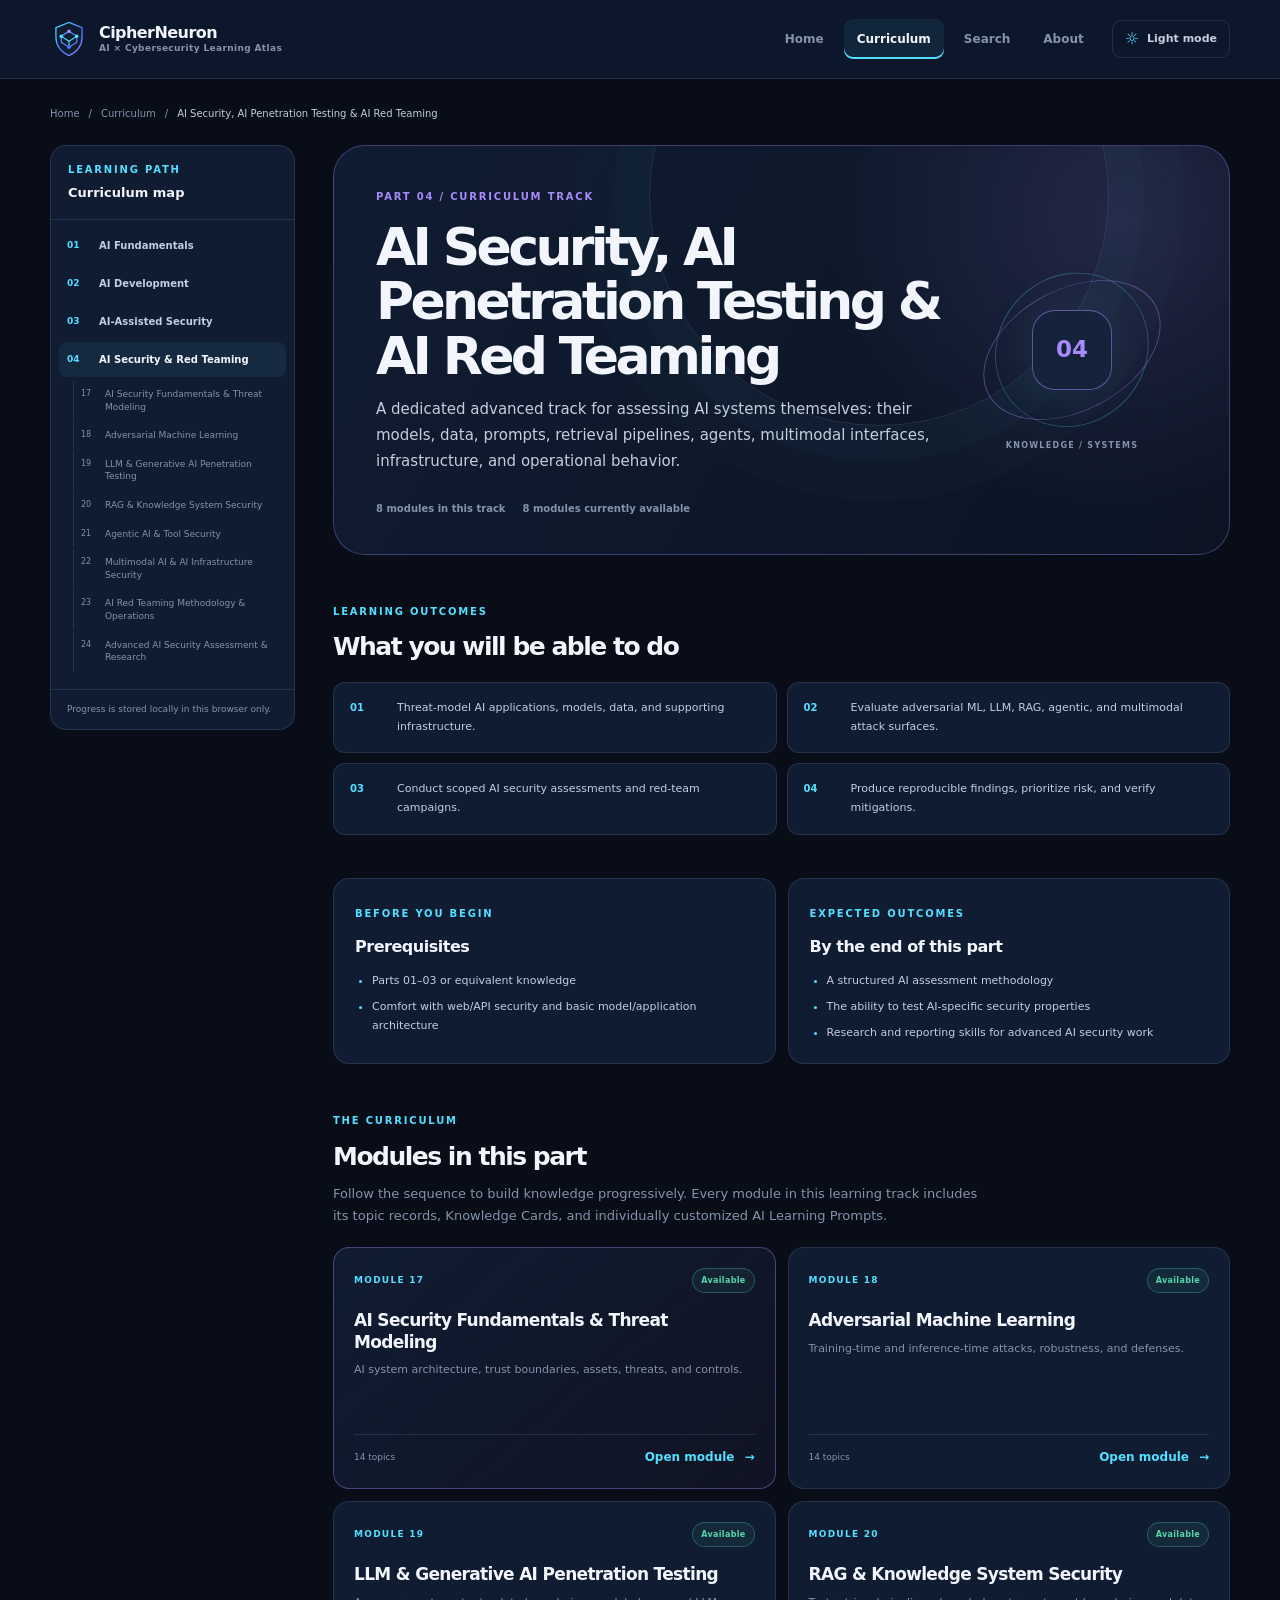
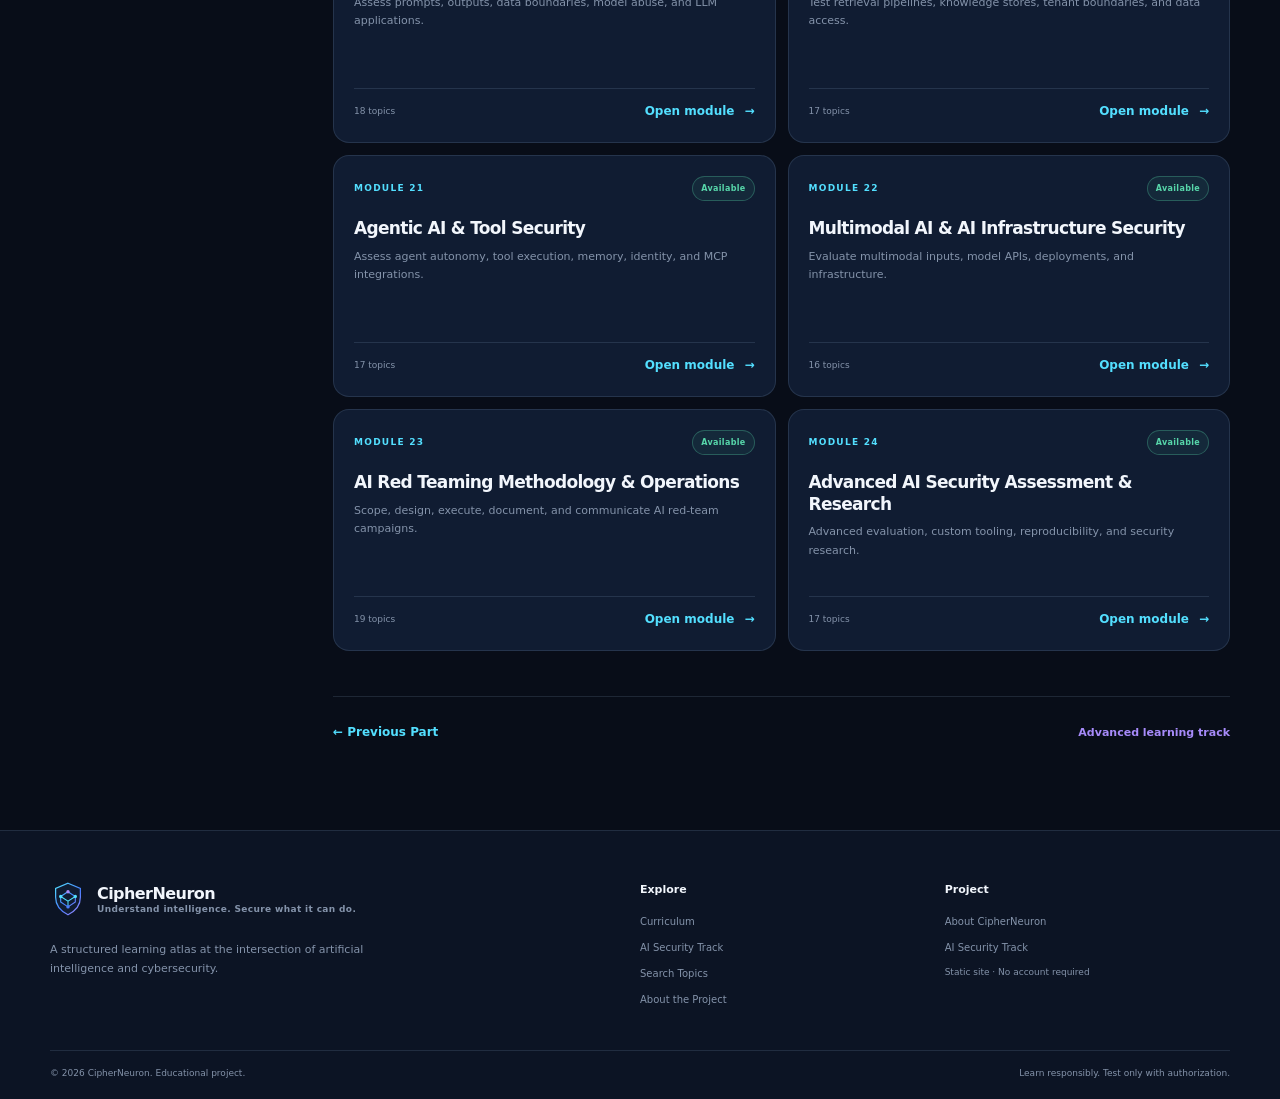
<file: part-04.html>
<!doctype html>
<html lang="en" data-theme="dark">
<head>
  <meta charset="utf-8">
  <meta name="viewport" content="width=device-width, initial-scale=1">
  <meta name="theme-color" content="#080D18">
  <meta name="description" content="Study AI threat modeling, adversarial machine learning, LLM and RAG security, agent security, and AI red teaming.">
  <meta property="og:type" content="website">
  <meta property="og:title" content="Part 04 — AI Security, Penetration Testing & Red Teaming">
  <meta property="og:description" content="Study AI threat modeling, adversarial machine learning, LLM and RAG security, agent security, and AI red teaming.">
  <meta property="og:image" content="assets/img/hero-network.svg">
  <meta name="twitter:card" content="summary_large_image">
  <meta name="twitter:title" content="Part 04 — AI Security, Penetration Testing & Red Teaming">
  <meta name="twitter:description" content="Study AI threat modeling, adversarial machine learning, LLM and RAG security, agent security, and AI red teaming.">

  <title>Part 04 | CipherNeuron</title>
  <link rel="icon" href="assets/img/favicon.svg" type="image/svg+xml">
  <link rel="stylesheet" href="assets/css/styles.css">
  <script defer src="assets/js/data/course-index.js"></script>
  <script defer src="assets/js/data/modules/module-17.js"></script>
  <script defer src="assets/js/data/modules/module-18.js"></script>
  <script defer src="assets/js/data/modules/module-19.js"></script>
  <script defer src="assets/js/data/modules/module-20.js"></script>
  <script defer src="assets/js/data/modules/module-21.js"></script>
  <script defer src="assets/js/data/modules/module-22.js"></script>
  <script defer src="assets/js/data/modules/module-23.js"></script>
  <script defer src="assets/js/data/modules/module-24.js"></script>
  <script defer src="assets/js/core.js"></script>
  <script defer src="assets/js/part-page.js"></script>
</head>
<body data-page="part" data-part-id="part-04">
  <div data-site-header></div>
  <main id="main-content" class="page-main">
    <div class="container">
      <div data-breadcrumbs></div>
      <div class="content-layout">
        <aside class="course-sidebar" data-course-sidebar></aside>
        <div class="content-column" data-part-content>
          <section class="empty-state"><span class="eyebrow">LOADING CURRICULUM</span><h1>Preparing this learning track…</h1></section>
        </div>
      </div>
    </div>
  </main>
  <div data-site-footer></div>
</body>
</html>
</file>
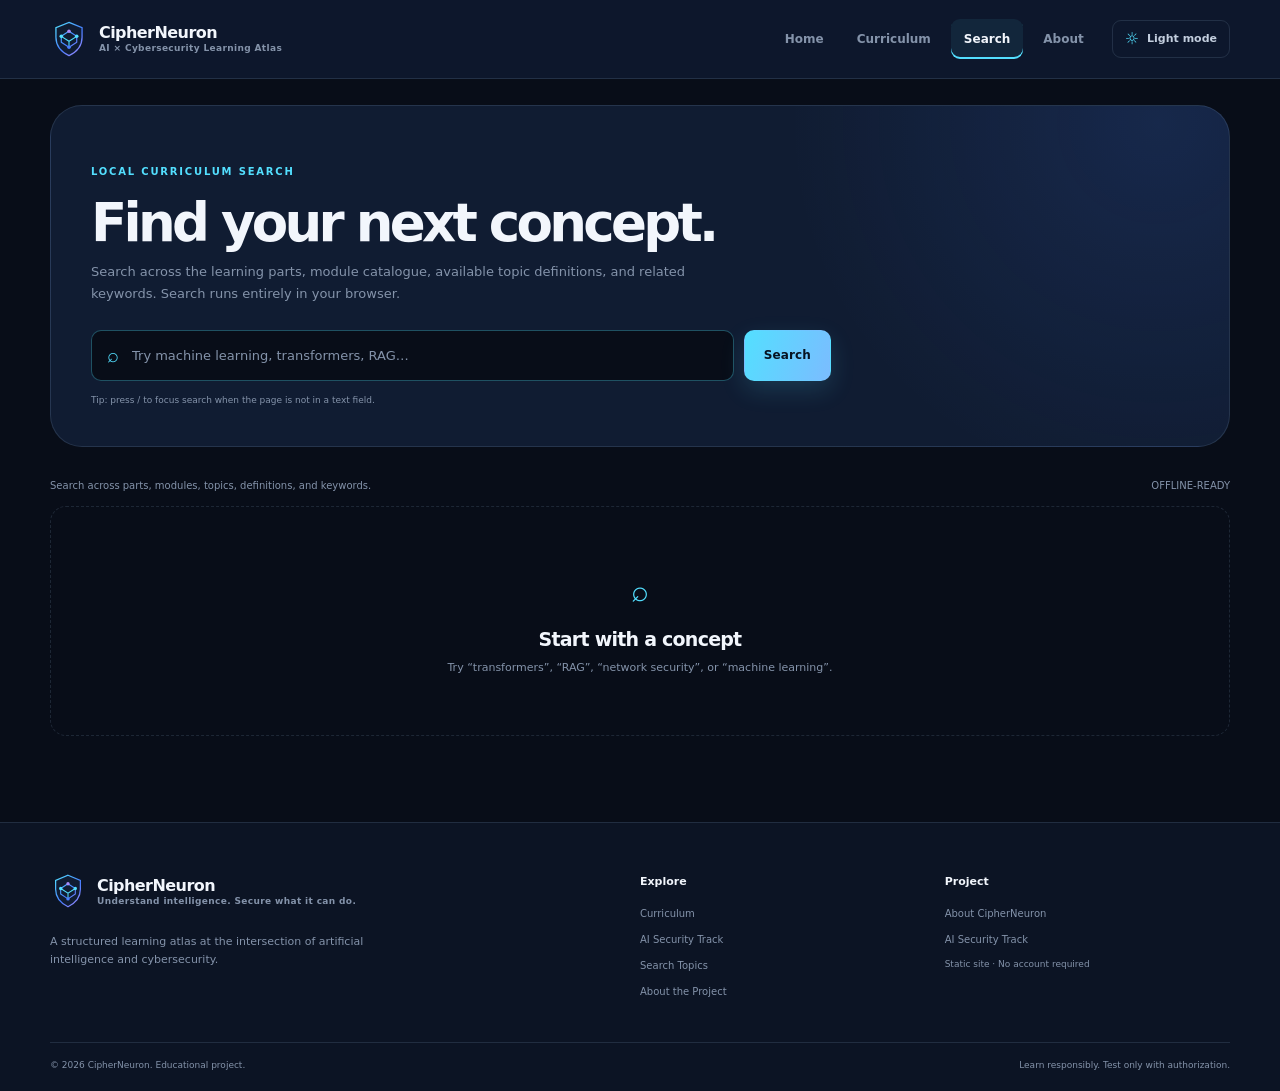
<file: search.html>
<!doctype html>
<html lang="en" data-theme="dark">
<head>
  <meta charset="utf-8">
  <meta name="viewport" content="width=device-width, initial-scale=1">
  <meta name="theme-color" content="#080D18">
  <meta name="description" content="Search all CipherNeuron Parts, Modules, Topics, definitions, and keywords locally.">
  <meta property="og:type" content="website">
  <meta property="og:title" content="Search the CipherNeuron Curriculum">
  <meta property="og:description" content="Search all CipherNeuron Parts, Modules, Topics, definitions, and keywords locally.">
  <meta property="og:image" content="assets/img/hero-network.svg">
  <meta name="twitter:card" content="summary_large_image">
  <meta name="twitter:title" content="Search the CipherNeuron Curriculum">
  <meta name="twitter:description" content="Search all CipherNeuron Parts, Modules, Topics, definitions, and keywords locally.">
  <title>Search the Curriculum | CipherNeuron</title>
  <link rel="icon" href="assets/img/favicon.svg" type="image/svg+xml">
  <link rel="stylesheet" href="assets/css/styles.css">
  <script defer src="assets/js/data/course-index.js"></script>
  <script defer src="assets/js/data/modules/module-01.js"></script>
  <script defer src="assets/js/data/modules/module-02.js"></script>
  <script defer src="assets/js/data/modules/module-03.js"></script>
  <script defer src="assets/js/data/modules/module-04.js"></script>
  <script defer src="assets/js/data/modules/module-05.js"></script>
  <script defer src="assets/js/data/modules/module-06.js"></script>
  <script defer src="assets/js/data/modules/module-07.js"></script>
  <script defer src="assets/js/data/modules/module-08.js"></script>
  <script defer src="assets/js/data/modules/module-09.js"></script>
  <script defer src="assets/js/data/modules/module-10.js"></script>
  <script defer src="assets/js/data/modules/module-11.js"></script>
  <script defer src="assets/js/data/modules/module-12.js"></script>
  <script defer src="assets/js/data/modules/module-13.js"></script>
  <script defer src="assets/js/data/modules/module-14.js"></script>
  <script defer src="assets/js/data/modules/module-15.js"></script>
  <script defer src="assets/js/data/modules/module-16.js"></script>
  <script defer src="assets/js/data/modules/module-17.js"></script>
  <script defer src="assets/js/data/modules/module-18.js"></script>
  <script defer src="assets/js/data/modules/module-19.js"></script>
  <script defer src="assets/js/data/modules/module-20.js"></script>
  <script defer src="assets/js/data/modules/module-21.js"></script>
  <script defer src="assets/js/data/modules/module-22.js"></script>
  <script defer src="assets/js/data/modules/module-23.js"></script>
  <script defer src="assets/js/data/modules/module-24.js"></script>
  <script defer src="assets/js/core.js"></script>
  <script defer src="assets/js/search.js"></script>
</head>
<body data-page="search">
  <div data-site-header></div>
  <main id="main-content" class="page-main">
    <div class="container">
      <div data-breadcrumbs></div>
      <section class="search-hero">
        <span class="eyebrow">LOCAL CURRICULUM SEARCH</span>
        <h1>Find your next concept.</h1>
        <p>Search across the learning parts, module catalogue, available topic definitions, and related keywords. Search runs entirely in your browser.</p>
        <form class="search-form" data-search-form role="search">
          <label class="search-input-wrap"><span aria-hidden="true">⌕</span><input class="search-input" type="search" name="q" data-search-input placeholder="Try machine learning, transformers, RAG…" autocomplete="off" aria-label="Search the curriculum"></label>
          <button class="button button-primary" type="submit">Search</button>
        </form>
        <div class="search-hint">Tip: press / to focus search when the page is not in a text field.</div>
      </section>
      <div class="search-results-head"><span data-search-count>Search across parts, modules, topics, definitions, and keywords.</span><span>OFFLINE-READY</span></div>
      <section class="search-result-list" data-search-results aria-live="polite">
        <div class="search-empty"><h2>Start with a concept</h2><p>Try “transformers”, “RAG”, or “machine learning”.</p></div>
      </section>
    </div>
  </main>
  <div data-site-footer></div>
</body>
</html>
</file>
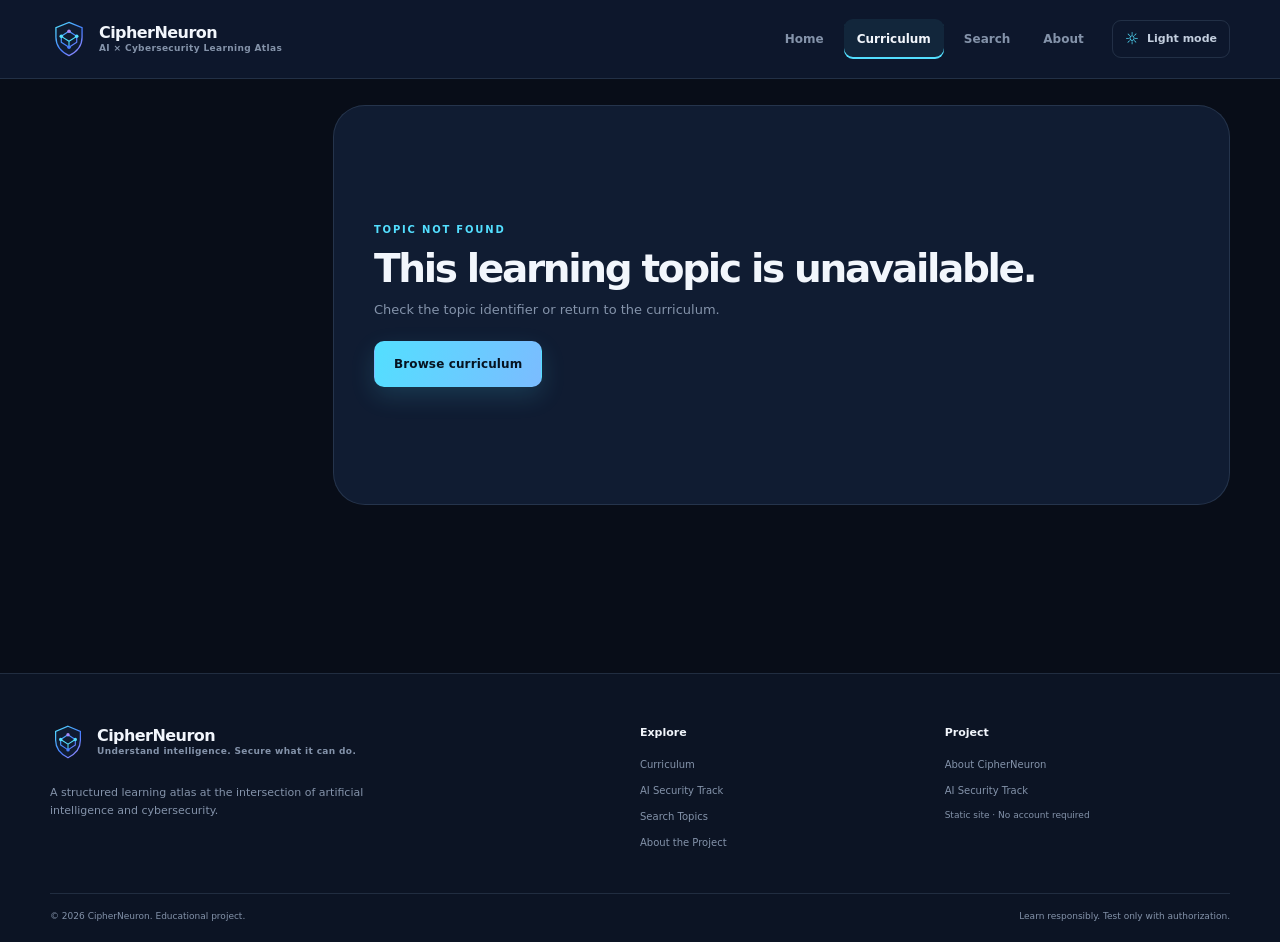
<file: topic.html>
<!doctype html>
<html lang="en" data-theme="dark">
<head>
  <meta charset="utf-8">
  <meta name="viewport" content="width=device-width, initial-scale=1">
  <meta name="theme-color" content="#080D18">
  <meta name="description" content="Study a CipherNeuron topic through its Knowledge Card and customized AI Learning Prompt.">
  <meta property="og:type" content="website">
  <meta property="og:title" content="Study a CipherNeuron Topic">
  <meta property="og:description" content="Study a CipherNeuron topic through its Knowledge Card and customized AI Learning Prompt.">
  <meta property="og:image" content="assets/img/hero-network.svg">
  <meta name="twitter:card" content="summary_large_image">
  <meta name="twitter:title" content="Study a CipherNeuron Topic">
  <meta name="twitter:description" content="Study a CipherNeuron topic through its Knowledge Card and customized AI Learning Prompt.">
  <title>Topic | CipherNeuron</title>
  <link rel="icon" href="assets/img/favicon.svg" type="image/svg+xml">
  <link rel="stylesheet" href="assets/css/styles.css">
  <script defer src="assets/js/data/course-index.js"></script>
  <script defer src="assets/js/data/modules/module-01.js"></script>
  <script defer src="assets/js/data/modules/module-02.js"></script>
  <script defer src="assets/js/data/modules/module-03.js"></script>
  <script defer src="assets/js/data/modules/module-04.js"></script>
  <script defer src="assets/js/data/modules/module-05.js"></script>
  <script defer src="assets/js/data/modules/module-06.js"></script>
  <script defer src="assets/js/data/modules/module-07.js"></script>
  <script defer src="assets/js/data/modules/module-08.js"></script>
  <script defer src="assets/js/data/modules/module-09.js"></script>
  <script defer src="assets/js/data/modules/module-10.js"></script>
  <script defer src="assets/js/data/modules/module-11.js"></script>
  <script defer src="assets/js/data/modules/module-12.js"></script>
  <script defer src="assets/js/data/modules/module-13.js"></script>
  <script defer src="assets/js/data/modules/module-14.js"></script>
  <script defer src="assets/js/data/modules/module-15.js"></script>
  <script defer src="assets/js/data/modules/module-16.js"></script>
  <script defer src="assets/js/data/modules/module-17.js"></script>
  <script defer src="assets/js/data/modules/module-18.js"></script>
  <script defer src="assets/js/data/modules/module-19.js"></script>
  <script defer src="assets/js/data/modules/module-20.js"></script>
  <script defer src="assets/js/data/modules/module-21.js"></script>
  <script defer src="assets/js/data/modules/module-22.js"></script>
  <script defer src="assets/js/data/modules/module-23.js"></script>
  <script defer src="assets/js/data/modules/module-24.js"></script>
  <script defer src="assets/js/core.js"></script>
  <script defer src="assets/js/topic-page.js"></script>
</head>
<body data-page="topic">
  <div data-site-header></div>
  <main id="main-content" class="page-main">
    <div class="container">
      <div data-breadcrumbs></div>
      <div class="content-layout">
        <aside class="course-sidebar" data-course-sidebar></aside>
        <div class="content-column" data-topic-content>
          <section class="empty-state"><span class="eyebrow">LOADING TOPIC</span><h1>Preparing Knowledge Card…</h1></section>
        </div>
      </div>
    </div>
  </main>
  <div data-site-footer></div>
</body>
</html>
</file>
<file: assets/css/styles.css>
/* CipherNeuron design system ------------------------------------------------ */
:root {
  color-scheme: dark;
  --color-bg: #080d18;
  --color-bg-soft: #0c1424;
  --color-surface: #101c32;
  --color-surface-raised: #14223b;
  --color-surface-glass: rgba(16, 28, 50, 0.78);
  --color-text: #f2f6fc;
  --color-text-soft: #c3cede;
  --color-muted: #8493aa;
  --color-border: rgba(155, 184, 220, 0.15);
  --color-border-strong: rgba(83, 223, 255, 0.32);
  --color-cyan: #53dfff;
  --color-blue: #477dff;
  --color-violet: #a78bfa;
  --color-green: #57d6aa;
  --color-amber: #f0bd72;
  --shadow-card: 0 20px 60px rgba(0, 0, 0, 0.22);
  --shadow-glow: 0 0 50px rgba(83, 223, 255, 0.11);
  --radius-sm: 10px;
  --radius-md: 16px;
  --radius-lg: 24px;
  --radius-xl: 32px;
  --container: 1180px;
  --font-body: Inter, ui-sans-serif, system-ui, -apple-system, BlinkMacSystemFont, "Segoe UI", sans-serif;
  --font-display: Inter, ui-sans-serif, system-ui, -apple-system, BlinkMacSystemFont, "Segoe UI", sans-serif;
  --ease: cubic-bezier(0.22, 1, 0.36, 1);
}

:root[data-theme="light"] {
  color-scheme: light;
  --color-bg: #f4f7fb;
  --color-bg-soft: #edf2f8;
  --color-surface: #ffffff;
  --color-surface-raised: #f8fbff;
  --color-surface-glass: rgba(255, 255, 255, 0.86);
  --color-text: #111c30;
  --color-text-soft: #46546a;
  --color-muted: #69788e;
  --color-border: rgba(36, 62, 99, 0.13);
  --color-border-strong: rgba(30, 143, 182, 0.32);
  --color-cyan: #087eaa;
  --color-blue: #315ed1;
  --color-violet: #7551c8;
  --color-green: #16865f;
  --color-amber: #98601c;
  --shadow-card: 0 18px 48px rgba(32, 56, 89, 0.09);
  --shadow-glow: 0 0 50px rgba(31, 145, 184, 0.08);
}

*,
*::before,
*::after { box-sizing: border-box; }

html { min-width: 320px; scroll-behavior: smooth; scroll-padding-top: 100px; }
body {
  margin: 0;
  min-width: 320px;
  background: var(--color-bg);
  color: var(--color-text);
  font-family: var(--font-body);
  font-size: 15px;
  line-height: 1.7;
  text-rendering: optimizeLegibility;
  -webkit-font-smoothing: antialiased;
  transition: background-color 180ms ease, color 180ms ease;
}

button, input, textarea { font: inherit; }
button, a { -webkit-tap-highlight-color: transparent; }
a { color: inherit; text-decoration: none; }
button { color: inherit; }
img, svg { max-width: 100%; }
::selection { background: rgba(83, 223, 255, 0.25); color: var(--color-text); }
:focus-visible { outline: 2px solid var(--color-cyan); outline-offset: 4px; }
[hidden] { display: none !important; }

.container { width: min(var(--container), calc(100% - 48px)); margin-inline: auto; }
.sr-only { position: absolute; width: 1px; height: 1px; padding: 0; margin: -1px; overflow: hidden; clip: rect(0, 0, 0, 0); white-space: nowrap; border: 0; }
.skip-link { position: absolute; z-index: 1000; top: 10px; left: 10px; padding: 10px 14px; border-radius: 8px; background: var(--color-cyan); color: #05111c; transform: translateY(-150%); }
.skip-link:focus { transform: translateY(0); }
.eyebrow { display: inline-block; color: var(--color-cyan); font-size: 10px; font-weight: 800; letter-spacing: 0.18em; line-height: 1.4; text-transform: uppercase; }
.muted { color: var(--color-muted); }
.lead { max-width: 670px; color: var(--color-text-soft); font-size: clamp(17px, 2vw, 20px); line-height: 1.72; }
.body-copy { max-width: 830px; color: var(--color-text-soft); font-size: 16px; }

/* Header and navigation ---------------------------------------------------- */
.site-header {
  position: sticky;
  z-index: 100;
  top: 0;
  border-bottom: 1px solid var(--color-border);
  background: var(--color-surface-glass);
  backdrop-filter: blur(18px);
  -webkit-backdrop-filter: blur(18px);
}
.header-inner { display: flex; min-height: 78px; align-items: center; justify-content: space-between; gap: 30px; }
.brand { display: inline-flex; min-width: 220px; align-items: center; gap: 11px; }
.brand-mark { flex: 0 0 auto; display: block; }
.brand-copy { display: grid; gap: 0; line-height: 1.25; }
.brand-copy strong { color: var(--color-text); font-size: 16px; font-weight: 800; letter-spacing: -0.035em; }
.brand-copy small { color: var(--color-muted); font-size: 9px; font-weight: 600; letter-spacing: 0.04em; }
.primary-nav { display: flex; align-items: center; gap: 7px; }
.nav-link { padding: 10px 13px; border-radius: 9px; color: var(--color-muted); font-size: 12px; font-weight: 700; transition: color 160ms ease, background 160ms ease; }
.nav-link:hover, .nav-link.is-active { background: rgba(83, 223, 255, 0.075); color: var(--color-text); }
.nav-link.is-active { box-shadow: inset 0 -2px 0 var(--color-cyan); }
.theme-toggle { display: inline-flex; min-height: 38px; align-items: center; gap: 8px; margin-left: 8px; padding: 0 12px; border: 1px solid var(--color-border); border-radius: 9px; background: transparent; color: var(--color-text-soft); cursor: pointer; font-size: 11px; font-weight: 700; transition: border-color 160ms ease, background 160ms ease; }
.theme-toggle:hover { border-color: var(--color-border-strong); background: rgba(83, 223, 255, 0.06); }
.theme-icon { color: var(--color-cyan); font-size: 16px; }
.mobile-menu-toggle { display: none; width: 42px; height: 42px; align-items: center; justify-content: center; border: 1px solid var(--color-border); border-radius: 10px; background: transparent; cursor: pointer; }
.menu-icon, .menu-icon::before, .menu-icon::after { display: block; width: 17px; height: 1.5px; border-radius: 2px; background: var(--color-text); content: ""; transition: transform 160ms ease; }
.menu-icon { position: relative; }
.menu-icon::before, .menu-icon::after { position: absolute; left: 0; }
.menu-icon::before { top: -5px; }
.menu-icon::after { top: 5px; }

/* Buttons ------------------------------------------------------------------ */
.button { display: inline-flex; min-height: 46px; align-items: center; justify-content: center; gap: 10px; padding: 0 19px; border: 1px solid transparent; border-radius: 10px; cursor: pointer; font-size: 12px; font-weight: 800; letter-spacing: 0.01em; transition: transform 180ms var(--ease), box-shadow 180ms ease, background 180ms ease, border-color 180ms ease; }
.button:hover { transform: translateY(-2px); }
.button-primary { background: linear-gradient(110deg, var(--color-cyan), #7bbcff); color: #061321; box-shadow: 0 9px 24px rgba(83, 223, 255, 0.15); }
.button-primary:hover { box-shadow: 0 13px 30px rgba(83, 223, 255, 0.24); }
.button-secondary { border-color: var(--color-border-strong); background: rgba(83, 223, 255, 0.07); color: var(--color-cyan); }
.button-secondary:hover { background: rgba(83, 223, 255, 0.12); }
.button-ghost { border-color: var(--color-border); background: transparent; color: var(--color-text-soft); }
.button-ghost:hover { border-color: var(--color-border-strong); background: rgba(83, 223, 255, 0.06); }
.button-small { min-height: 34px; padding-inline: 12px; border-radius: 8px; font-size: 10px; }
.button.is-success { border-color: rgba(87, 214, 170, 0.45); background: rgba(87, 214, 170, 0.12); color: var(--color-green); }
.text-link { display: inline-flex; align-items: center; gap: 10px; color: var(--color-cyan); font-size: 12px; font-weight: 800; }
.text-link span { transition: transform 160ms ease; }
.text-link:hover span { transform: translate(3px, -2px); }

/* Homepage ----------------------------------------------------------------- */
.home-hero { position: relative; overflow: hidden; padding: 92px 0 76px; isolation: isolate; }
.home-hero::before { position: absolute; z-index: -1; top: -280px; right: -170px; width: 760px; height: 760px; border-radius: 50%; background: radial-gradient(circle, rgba(71, 125, 255, 0.13), transparent 66%); content: ""; }
.home-hero::after { position: absolute; z-index: -1; bottom: -350px; left: -250px; width: 700px; height: 700px; border-radius: 50%; background: radial-gradient(circle, rgba(83, 223, 255, 0.075), transparent 68%); content: ""; }
.hero-grid { display: grid; grid-template-columns: minmax(0, 0.96fr) minmax(420px, 1.04fr); align-items: center; gap: 48px; }
.hero-copy { position: relative; z-index: 2; }
.hero-kicker { display: inline-flex; align-items: center; gap: 10px; margin-bottom: 25px; color: var(--color-cyan); font-size: 10px; font-weight: 800; letter-spacing: 0.17em; text-transform: uppercase; }
.hero-kicker::before { width: 26px; height: 1px; background: var(--color-cyan); content: ""; }
.hero-title { max-width: 680px; margin: 0; font-family: var(--font-display); font-size: clamp(43px, 5.8vw, 76px); font-weight: 850; letter-spacing: -0.075em; line-height: 0.99; }
.hero-title .accent { display: block; background: linear-gradient(105deg, var(--color-cyan) 2%, #8cb7ff 55%, var(--color-violet)); background-clip: text; -webkit-text-fill-color: transparent; }
.hero-copy .lead { margin: 26px 0 30px; max-width: 590px; }
.hero-actions { display: flex; flex-wrap: wrap; align-items: center; gap: 12px; }
.hero-footnote { display: flex; align-items: center; gap: 10px; margin-top: 31px; color: var(--color-muted); font-size: 10px; font-weight: 600; }
.hero-footnote::before { width: 6px; height: 6px; border-radius: 50%; background: var(--color-green); box-shadow: 0 0 13px rgba(87, 214, 170, 0.6); content: ""; }
.hero-visual { position: relative; min-width: 0; }
.hero-visual img { display: block; width: 100%; filter: drop-shadow(0 24px 40px rgba(0, 0, 0, 0.2)); }
.hero-visual::after { position: absolute; z-index: -1; inset: 12% 8%; border-radius: 50%; background: radial-gradient(ellipse, rgba(71, 125, 255, 0.16), transparent 70%); content: ""; filter: blur(28px); }
.hero-float-card { position: absolute; right: 1%; bottom: 9%; display: flex; align-items: center; gap: 10px; padding: 12px 15px; border: 1px solid var(--color-border-strong); border-radius: 12px; background: var(--color-surface-glass); box-shadow: var(--shadow-card); backdrop-filter: blur(12px); }
.hero-float-mark { display: grid; width: 29px; height: 29px; place-items: center; border-radius: 8px; background: rgba(83, 223, 255, 0.14); color: var(--color-cyan); font-size: 14px; }
.hero-float-card strong { display: block; font-size: 10px; }
.hero-float-card small { display: block; color: var(--color-muted); font-size: 9px; }

.hero-stats { display: grid; grid-template-columns: repeat(4, 1fr); margin-top: 72px; border: 1px solid var(--color-border); border-radius: var(--radius-md); background: rgba(16, 28, 50, 0.32); }
.hero-stats > div { display: grid; gap: 1px; padding: 18px 22px; border-right: 1px solid var(--color-border); }
.hero-stats > div:last-child { border-right: 0; }
.hero-stats strong { color: var(--color-text); font-size: 22px; font-weight: 850; letter-spacing: -0.05em; }
.hero-stats span { color: var(--color-muted); font-size: 10px; font-weight: 650; }

.section { padding: 92px 0; }
.section-alt { border-block: 1px solid var(--color-border); background: var(--color-bg-soft); }
.section-heading { display: flex; align-items: end; justify-content: space-between; gap: 24px; margin-bottom: 30px; }
.section-heading h2 { margin: 10px 0 0; font-size: clamp(27px, 3vw, 38px); font-weight: 820; letter-spacing: -0.06em; line-height: 1.15; }
.section-heading p { max-width: 650px; margin: 11px 0 0; color: var(--color-muted); font-size: 13px; }
.section-intro { max-width: 700px; margin: 13px 0 0; color: var(--color-text-soft); font-size: 16px; }
.intro-grid { display: grid; grid-template-columns: 1fr 1fr; gap: 64px; align-items: start; }
.intro-copy p { color: var(--color-text-soft); }
.intro-aside { padding: 26px; border: 1px solid var(--color-border); border-radius: var(--radius-lg); background: var(--color-surface); }
.intro-aside strong { display: block; margin-bottom: 9px; font-size: 16px; }
.intro-aside p { margin: 0; color: var(--color-muted); font-size: 13px; }

.capability-grid { display: grid; grid-template-columns: repeat(4, 1fr); gap: 12px; }
.capability-card { min-height: 155px; padding: 21px; border: 1px solid var(--color-border); border-radius: var(--radius-md); background: var(--color-surface); transition: transform 180ms var(--ease), border-color 180ms ease; }
.capability-card:hover { transform: translateY(-4px); border-color: var(--color-border-strong); }
.capability-icon { display: grid; width: 34px; height: 34px; place-items: center; margin-bottom: 17px; border: 1px solid var(--color-border-strong); border-radius: 10px; background: rgba(83, 223, 255, 0.07); color: var(--color-cyan); font-size: 15px; }
.capability-card strong { display: block; margin-bottom: 4px; font-size: 13px; }
.capability-card p { margin: 0; color: var(--color-muted); font-size: 11px; line-height: 1.6; }

.part-card-grid { display: grid; grid-template-columns: repeat(2, 1fr); gap: 16px; }
.part-card { position: relative; overflow: hidden; min-height: 360px; padding: 27px; border: 1px solid var(--color-border); border-radius: var(--radius-lg); background: linear-gradient(145deg, var(--color-surface), var(--color-bg-soft)); transition: transform 200ms var(--ease), border-color 200ms ease, box-shadow 200ms ease; }
.part-card:hover { transform: translateY(-5px); border-color: var(--color-border-strong); box-shadow: var(--shadow-card); }
.part-card::after { position: absolute; top: -65px; right: -70px; width: 210px; height: 210px; border: 1px solid var(--part-accent, rgba(83, 223, 255, 0.2)); border-radius: 50%; box-shadow: 0 0 0 22px rgba(83, 223, 255, 0.018), 0 0 0 46px rgba(83, 223, 255, 0.015); content: ""; pointer-events: none; }
.part-accent-1 { --part-accent: rgba(83, 223, 255, 0.35); }
.part-accent-2 { --part-accent: rgba(71, 125, 255, 0.38); }
.part-accent-3 { --part-accent: rgba(167, 139, 250, 0.4); }
.part-accent-4 { --part-accent: rgba(87, 214, 170, 0.4); }
.part-card-top { position: relative; z-index: 1; display: flex; align-items: center; justify-content: space-between; margin-bottom: 24px; }
.part-index { color: var(--color-cyan); font-size: 10px; font-weight: 850; letter-spacing: 0.16em; }
.part-card-symbol { color: var(--part-accent); font-size: 26px; }
.part-card h3 { position: relative; z-index: 1; max-width: 450px; margin: 0 0 10px; font-size: 23px; font-weight: 820; letter-spacing: -0.05em; line-height: 1.2; }
.part-card > p { position: relative; z-index: 1; max-width: 500px; min-height: 67px; margin: 0; color: var(--color-muted); font-size: 12px; }
.objective-list { position: relative; z-index: 1; display: grid; gap: 6px; margin: 17px 0 20px; padding: 0; list-style: none; }
.objective-list li { position: relative; padding-left: 16px; color: var(--color-text-soft); font-size: 11px; }
.objective-list li::before { position: absolute; top: 9px; left: 0; width: 5px; height: 5px; border-radius: 50%; background: var(--part-accent); content: ""; }
.part-card-meta { display: flex; flex-wrap: wrap; gap: 14px; padding-top: 14px; border-top: 1px solid var(--color-border); color: var(--color-muted); font-size: 10px; }
.part-card .text-link { margin-top: 17px; }

.method-grid { display: grid; grid-template-columns: 0.95fr 1.05fr; gap: 60px; align-items: center; }
.method-steps { display: grid; gap: 13px; }
.method-step { display: grid; grid-template-columns: 42px 1fr; gap: 15px; padding: 17px; border: 1px solid var(--color-border); border-radius: 13px; background: var(--color-surface); }
.method-step > span { display: grid; width: 35px; height: 35px; place-items: center; border-radius: 10px; background: rgba(83, 223, 255, 0.09); color: var(--color-cyan); font-size: 11px; font-weight: 850; }
.method-step strong { display: block; font-size: 13px; }
.method-step p { margin: 3px 0 0; color: var(--color-muted); font-size: 11px; }
.prompt-method-card { position: relative; overflow: hidden; padding: 31px; border: 1px solid var(--color-border-strong); border-radius: var(--radius-xl); background: linear-gradient(150deg, var(--color-surface-raised), var(--color-surface)); box-shadow: var(--shadow-glow); }
.prompt-method-card::before { position: absolute; right: -90px; bottom: -110px; width: 280px; height: 280px; border: 1px solid var(--color-border-strong); border-radius: 50%; box-shadow: 0 0 0 25px rgba(83, 223, 255, 0.025), 0 0 0 55px rgba(83, 223, 255, 0.018); content: ""; }
.prompt-method-card h3 { position: relative; margin: 12px 0; font-size: 28px; letter-spacing: -0.055em; }
.prompt-method-card p { position: relative; max-width: 470px; color: var(--color-text-soft); font-size: 13px; }
.prompt-quote { position: relative; margin-top: 24px; padding: 15px 17px; border-left: 2px solid var(--color-cyan); background: rgba(83, 223, 255, 0.055); color: var(--color-text-soft); font-family: ui-monospace, SFMono-Regular, Menlo, monospace; font-size: 10px; line-height: 1.7; }

.progression-grid { display: grid; grid-template-columns: repeat(4, 1fr); gap: 12px; }
.progression-item { position: relative; padding: 20px; border-top: 2px solid var(--color-cyan); background: var(--color-surface); }
.progression-item:nth-child(2) { border-color: var(--color-blue); }
.progression-item:nth-child(3) { border-color: var(--color-violet); }
.progression-item:nth-child(4) { border-color: var(--color-green); }
.progression-item strong { display: block; margin: 10px 0 5px; font-size: 13px; }
.progression-item p { margin: 0; color: var(--color-muted); font-size: 11px; }
.progression-number { color: var(--color-cyan); font-size: 10px; font-weight: 850; letter-spacing: 0.13em; }

.final-cta { position: relative; overflow: hidden; padding: 64px 30px; border: 1px solid var(--color-border-strong); border-radius: var(--radius-xl); background: radial-gradient(circle at 85% 20%, rgba(71, 125, 255, 0.18), transparent 34%), linear-gradient(120deg, var(--color-surface), var(--color-bg-soft)); text-align: center; }
.final-cta h2 { max-width: 700px; margin: 10px auto; font-size: clamp(28px, 4vw, 43px); letter-spacing: -0.06em; line-height: 1.12; }
.final-cta p { max-width: 610px; margin: 0 auto 23px; color: var(--color-muted); font-size: 13px; }

/* Shared inner-page shell -------------------------------------------------- */
.page-main { min-height: 66vh; padding: 26px 0 86px; }
.breadcrumbs { margin-bottom: 23px; }
.breadcrumbs ol { display: flex; flex-wrap: wrap; align-items: center; gap: 9px; margin: 0; padding: 0; list-style: none; }
.breadcrumbs li { color: var(--color-muted); font-size: 10px; }
.breadcrumbs li + li::before { margin-right: 9px; color: var(--color-muted); content: "/"; }
.breadcrumbs a:hover { color: var(--color-cyan); }
.breadcrumbs [aria-current="page"] { color: var(--color-text-soft); }
.content-layout { display: grid; grid-template-columns: 245px minmax(0, 1fr); align-items: start; gap: 38px; }
.course-sidebar { position: sticky; top: 104px; }
.sidebar-card { overflow: hidden; border: 1px solid var(--color-border); border-radius: var(--radius-md); background: var(--color-surface); }
.sidebar-heading { display: grid; gap: 5px; padding: 17px 17px 15px; border-bottom: 1px solid var(--color-border); }
.sidebar-heading strong { font-size: 13px; }
.sidebar-parts, .sidebar-modules { margin: 0; padding: 0; list-style: none; }
.sidebar-parts { padding: 8px; }
.sidebar-part { margin-bottom: 3px; }
.sidebar-part > a { display: grid; grid-template-columns: 24px 1fr; gap: 8px; align-items: center; padding: 9px 8px; border-radius: 8px; color: var(--color-text-soft); font-size: 10px; font-weight: 750; }
.sidebar-part > a:hover, .sidebar-part.is-active > a { background: rgba(83, 223, 255, 0.07); color: var(--color-text); }
.sidebar-part-number { color: var(--color-cyan); font-size: 9px; font-weight: 850; }
.sidebar-modules { display: grid; gap: 2px; padding: 4px 0 7px 14px; }
.sidebar-modules a { display: grid; grid-template-columns: 18px 1fr; gap: 6px; padding: 7px 7px; border-left: 1px solid var(--color-border); color: var(--color-muted); font-size: 9px; line-height: 1.4; }
.sidebar-modules a span { color: var(--color-muted); font-size: 8px; }
.sidebar-modules a:hover, .sidebar-modules a.is-current { border-color: var(--color-cyan); color: var(--color-cyan); }
.sidebar-note { margin: 0; padding: 12px 16px; border-top: 1px solid var(--color-border); color: var(--color-muted); font-size: 9px; }
.content-column { min-width: 0; }

.part-hero { position: relative; display: grid; min-height: 330px; grid-template-columns: minmax(0, 1fr) 210px; align-items: center; gap: 25px; overflow: hidden; padding: 37px 42px; border: 1px solid var(--color-border); border-radius: var(--radius-xl); background: linear-gradient(120deg, var(--color-surface), var(--color-bg-soft)); }
.part-hero::after { position: absolute; top: -180px; right: 120px; width: 460px; height: 460px; border: 1px solid var(--color-border); border-radius: 50%; box-shadow: 0 0 0 35px rgba(83, 223, 255, 0.018), 0 0 0 75px rgba(83, 223, 255, 0.012); content: ""; pointer-events: none; }
.part-hero h1, .module-hero h1, .topic-hero h1 { position: relative; z-index: 1; max-width: 780px; margin: 11px 0 14px; font-size: clamp(34px, 4.2vw, 52px); font-weight: 850; letter-spacing: -0.07em; line-height: 1.05; }
.part-hero .lead { position: relative; z-index: 1; max-width: 700px; margin: 0; font-size: 15px; }
.part-hero-meta { display: flex; flex-wrap: wrap; gap: 17px; margin-top: 25px; color: var(--color-muted); font-size: 10px; font-weight: 700; }
.part-hero-art { position: relative; z-index: 1; display: grid; width: 190px; height: 190px; place-items: center; }
.orbit { position: absolute; width: 100%; height: 100%; border: 1px solid var(--color-border-strong); border-radius: 50%; transform: rotate(-28deg) scaleY(0.64); }
.orbit-two { width: 78%; height: 125%; transform: rotate(43deg) scaleY(0.67); border-color: rgba(167, 139, 250, 0.3); }
.orbit-core { display: grid; width: 80px; height: 80px; place-items: center; border: 1px solid var(--color-border-strong); border-radius: 23px; background: var(--color-surface-raised); box-shadow: var(--shadow-glow); color: var(--color-cyan); font-size: 23px; font-weight: 850; }
.orbit-label { position: absolute; bottom: -8px; color: var(--color-muted); font-size: 8px; font-weight: 800; letter-spacing: 0.16em; white-space: nowrap; }

.content-section { margin-top: 43px; }
.content-section .section-heading { margin-bottom: 20px; }
.content-section .section-heading h2 { font-size: 25px; }
.outcome-grid { display: grid; grid-template-columns: repeat(2, 1fr); gap: 10px; }
.outcome-item { display: grid; grid-template-columns: 35px 1fr; gap: 12px; align-items: start; padding: 16px; border: 1px solid var(--color-border); border-radius: 12px; background: var(--color-surface); }
.outcome-item > span { color: var(--color-cyan); font-size: 10px; font-weight: 850; }
.outcome-item p { margin: 0; color: var(--color-text-soft); font-size: 11px; }
.info-grid { display: grid; grid-template-columns: repeat(2, minmax(0, 1fr)); gap: 12px; }
.info-panel { padding: 21px; border: 1px solid var(--color-border); border-radius: var(--radius-md); background: var(--color-surface); }
.info-panel h3 { margin: 8px 0 10px; font-size: 16px; letter-spacing: -0.03em; }
.info-panel p { margin: 10px 0 0; color: var(--color-text-soft); font-size: 12px; }
.clean-list { display: grid; gap: 7px; margin: 12px 0 0; padding-left: 17px; color: var(--color-text-soft); font-size: 11px; }
.clean-list li::marker { color: var(--color-cyan); }

.module-card-grid { display: grid; grid-template-columns: repeat(2, minmax(0, 1fr)); gap: 12px; }
.module-card { display: flex; min-height: 242px; flex-direction: column; padding: 20px; border: 1px solid var(--color-border); border-radius: var(--radius-md); background: var(--color-surface); transition: transform 180ms var(--ease), border-color 180ms ease; }
.module-card:hover { transform: translateY(-3px); border-color: var(--color-border-strong); }
.module-card.is-advanced { border-color: rgba(167, 139, 250, 0.38); background: linear-gradient(140deg, var(--color-surface), rgba(167, 139, 250, 0.055)); }
.module-card-top { display: flex; align-items: center; justify-content: space-between; gap: 10px; }
.module-number { color: var(--color-cyan); font-size: 9px; font-weight: 850; letter-spacing: 0.14em; }
.status-badge, .difficulty-badge { display: inline-flex; align-items: center; width: fit-content; padding: 5px 8px; border: 1px solid var(--color-border); border-radius: 99px; color: var(--color-muted); font-size: 8px; font-weight: 800; letter-spacing: 0.04em; }
.status-available { border-color: rgba(87, 214, 170, 0.3); background: rgba(87, 214, 170, 0.07); color: var(--color-green); }
.status-planned { border-color: rgba(240, 189, 114, 0.3); background: rgba(240, 189, 114, 0.07); color: var(--color-amber); }
.module-card h3 { margin: 17px 0 8px; font-size: 17px; font-weight: 800; letter-spacing: -0.04em; line-height: 1.25; }
.module-card > p { margin: 0 0 20px; color: var(--color-muted); font-size: 11px; }
.module-card-bottom { display: flex; align-items: center; justify-content: space-between; gap: 10px; margin-top: auto; padding-top: 12px; border-top: 1px solid var(--color-border); color: var(--color-muted); font-size: 9px; }
.part-switcher { display: flex; align-items: center; justify-content: space-between; gap: 15px; margin-top: 45px; padding-top: 22px; border-top: 1px solid var(--color-border); }
.advanced-note { color: var(--color-violet); font-size: 11px; font-weight: 800; }

.module-hero, .topic-hero { position: relative; overflow: hidden; padding: 38px; border: 1px solid var(--color-border); border-radius: var(--radius-xl); background: radial-gradient(circle at 94% 8%, rgba(83, 223, 255, 0.09), transparent 32%), linear-gradient(135deg, var(--color-surface), var(--color-bg-soft)); }
.module-hero h1 { max-width: 720px; }
.module-title-row { display: flex; align-items: start; justify-content: space-between; gap: 22px; }
.module-title-row .lead { margin: 0; font-size: 15px; }
.module-meta { display: flex; flex-wrap: wrap; gap: 16px; margin-top: 23px; color: var(--color-muted); font-size: 10px; font-weight: 700; }
.progress-summary { display: grid; text-align: right; }
.progress-summary strong { color: var(--color-cyan); font-size: 24px; line-height: 1.1; }
.progress-summary span { color: var(--color-muted); font-size: 9px; }
.progress-track { overflow: hidden; height: 5px; margin: -7px 0 17px; border-radius: 99px; background: var(--color-border); }
.progress-track span { display: block; height: 100%; border-radius: inherit; background: linear-gradient(90deg, var(--color-cyan), var(--color-blue)); transition: width 220ms ease; }
.topic-list { overflow: hidden; border: 1px solid var(--color-border); border-radius: var(--radius-md); background: var(--color-surface); }
.topic-row { display: grid; grid-template-columns: 42px 1fr 30px; align-items: center; gap: 13px; padding: 17px 19px; border-bottom: 1px solid var(--color-border); transition: background 160ms ease; }
.topic-row:last-child { border-bottom: 0; }
.topic-row:hover { background: rgba(83, 223, 255, 0.055); }
.topic-row-number { color: var(--color-cyan); font-size: 10px; font-weight: 850; }
.topic-row-copy { display: grid; gap: 3px; }
.topic-row-copy strong { font-size: 12px; }
.topic-row-copy small { overflow: hidden; color: var(--color-muted); font-size: 10px; text-overflow: ellipsis; white-space: nowrap; }
.topic-row-status { text-align: right; }
.topic-arrow { color: var(--color-muted); }
.completed-dot { display: inline-grid; width: 22px; height: 22px; place-items: center; border-radius: 50%; background: rgba(87, 214, 170, 0.12); color: var(--color-green); font-size: 11px; }
.related-modules { margin-top: 34px; padding: 20px; border: 1px solid var(--color-border); border-radius: var(--radius-md); background: var(--color-surface); }
.related-modules > div { display: flex; flex-wrap: wrap; gap: 13px 25px; margin-top: 10px; }
.related-modules a { color: var(--color-text-soft); font-size: 10px; }
.related-modules a:hover { color: var(--color-cyan); }
.learning-pagination { display: flex; align-items: start; justify-content: space-between; gap: 20px; margin-top: 35px; padding-top: 20px; border-top: 1px solid var(--color-border); }
.learning-pagination > div { max-width: 48%; }
.learning-pagination a { display: grid; gap: 5px; color: var(--color-text-soft); font-size: 11px; font-weight: 750; }
.learning-pagination a:hover { color: var(--color-cyan); }
.learning-pagination small { color: var(--color-muted); font-size: 8px; letter-spacing: 0.12em; }
.learning-pagination > div:last-child { text-align: right; }

/* Topic page --------------------------------------------------------------- */
.topic-kicker { display: flex; align-items: center; gap: 12px; }
.topic-hero h1 { max-width: 850px; font-size: clamp(38px, 5vw, 61px); }
.topic-hero .lead { margin: 0; font-size: 15px; }
.topic-parent-line { margin-top: 25px; color: var(--color-muted); font-size: 10px; }
.topic-parent-line a:hover { color: var(--color-cyan); }
.card-label { color: var(--color-muted); font-size: 9px; font-weight: 800; letter-spacing: 0.14em; }
.definition-card { padding: 24px; border: 1px solid var(--color-border-strong); border-radius: var(--radius-md); background: linear-gradient(120deg, rgba(83, 223, 255, 0.07), var(--color-surface)); }
.definition-card p { margin: 10px 0 0; color: var(--color-text); font-size: 16px; font-weight: 550; line-height: 1.75; }
.topic-detail-grid { display: grid; grid-template-columns: 0.8fr 1.2fr; gap: 12px; margin-top: 12px; }
.detail-panel { padding: 20px; border: 1px solid var(--color-border); border-radius: var(--radius-md); background: var(--color-surface); }
.tag-list { display: flex; flex-wrap: wrap; gap: 7px; margin-top: 13px; }
.concept-tag { padding: 6px 9px; border: 1px solid var(--color-border); border-radius: 99px; color: var(--color-text-soft); font-size: 9px; }
.objective-checklist { display: grid; gap: 9px; margin: 12px 0 0; padding: 0; list-style: none; }
.objective-checklist li { display: grid; grid-template-columns: 16px 1fr; gap: 8px; color: var(--color-text-soft); font-size: 10px; }
.objective-checklist li span { color: var(--color-green); font-weight: 900; }
.prompt-status { align-self: center; padding: 8px 10px; border: 1px solid var(--color-border-strong); border-radius: 8px; color: var(--color-cyan); font-size: 8px; font-weight: 850; letter-spacing: 0.12em; white-space: nowrap; }
.prompt-shell { overflow: hidden; border: 1px solid var(--color-border); border-radius: var(--radius-md); background: #07101e; }
:root[data-theme="light"] .prompt-shell { background: #101b2c; }
.prompt-toolbar { display: flex; min-height: 56px; align-items: center; justify-content: space-between; gap: 15px; padding: 10px 14px 10px 18px; border-bottom: 1px solid rgba(255, 255, 255, 0.1); }
.prompt-toolbar > div:first-child { display: flex; align-items: center; gap: 9px; color: #e5f1ff; }
.prompt-toolbar strong { font-size: 10px; }
.prompt-language-dot { width: 7px; height: 7px; border-radius: 50%; background: #57d6aa; box-shadow: 0 0 10px rgba(87, 214, 170, 0.4); }
.prompt-language { padding: 3px 6px; border-radius: 4px; background: rgba(83, 223, 255, 0.1); color: #70ddf5; font-size: 7px; font-weight: 850; letter-spacing: 0.1em; }
.prompt-actions { display: flex; gap: 7px; }
.prompt-preview, .prompt-full { overflow: auto; max-height: 470px; margin: 0; padding: 22px; color: #c6d5e8; font-family: ui-monospace, SFMono-Regular, Menlo, Consolas, monospace; font-size: 10px; line-height: 1.8; white-space: pre-wrap; overflow-wrap: anywhere; }
.prompt-full { max-height: 650px; border-top: 1px solid rgba(255, 255, 255, 0.08); }
.copy-feedback { min-height: 22px; padding: 0 22px 12px; color: #73ddb5; font-size: 9px; }
.topic-completion { display: flex; align-items: center; justify-content: space-between; gap: 20px; margin-top: 28px; padding: 20px 22px; border: 1px solid var(--color-border); border-radius: var(--radius-md); background: var(--color-surface); }
.topic-completion strong { display: block; margin-top: 5px; font-size: 13px; }
.topic-completion p { margin: 3px 0 0; color: var(--color-muted); font-size: 10px; }
.topic-pagination { margin-top: 29px; }

/* Search, about, empty states --------------------------------------------- */
.search-hero { padding: 52px 40px 38px; border: 1px solid var(--color-border); border-radius: var(--radius-xl); background: radial-gradient(circle at 94% 5%, rgba(71, 125, 255, 0.12), transparent 32%), var(--color-surface); }
.search-hero h1 { margin: 10px 0; font-size: clamp(36px, 5vw, 53px); letter-spacing: -0.07em; line-height: 1.08; }
.search-hero p { max-width: 650px; margin: 0; color: var(--color-muted); font-size: 13px; }
.search-form { display: flex; gap: 10px; max-width: 740px; margin-top: 25px; }
.search-input-wrap { display: flex; min-width: 0; flex: 1; align-items: center; gap: 11px; padding: 0 15px; border: 1px solid var(--color-border-strong); border-radius: 10px; background: var(--color-bg); }
.search-input-wrap span { color: var(--color-cyan); font-size: 20px; }
.search-input { width: 100%; min-width: 0; height: 49px; border: 0; outline: 0; background: transparent; color: var(--color-text); font-size: 13px; }
.search-input::placeholder { color: var(--color-muted); }
.search-hint { margin-top: 12px; color: var(--color-muted); font-size: 9px; }
.search-results-head { display: flex; align-items: center; justify-content: space-between; gap: 15px; margin: 30px 0 12px; color: var(--color-muted); font-size: 10px; }
.search-result-list { display: grid; gap: 8px; }
.search-result { display: grid; grid-template-columns: 85px 1fr 25px; align-items: center; gap: 15px; padding: 17px 19px; border: 1px solid var(--color-border); border-radius: 12px; background: var(--color-surface); transition: border-color 160ms ease, transform 160ms ease; }
.search-result:hover { transform: translateY(-2px); border-color: var(--color-border-strong); }
.result-type { width: fit-content; padding: 5px 8px; border-radius: 6px; background: rgba(83, 223, 255, 0.08); color: var(--color-cyan); font-size: 8px; font-weight: 850; letter-spacing: 0.1em; text-transform: uppercase; }
.result-copy { display: grid; gap: 3px; }
.result-copy strong { font-size: 12px; }
.result-copy small { color: var(--color-muted); font-size: 10px; }
.result-arrow { color: var(--color-muted); text-align: right; }
.search-empty { display: grid; min-height: 230px; place-content: center; justify-items: center; padding: 25px; border: 1px dashed var(--color-border); border-radius: var(--radius-md); text-align: center; }
.search-empty-mark { color: var(--color-cyan); font-size: 30px; }
.search-empty h2 { margin: 7px 0 4px; font-size: 19px; letter-spacing: -0.04em; }
.search-empty p { max-width: 450px; margin: 0; color: var(--color-muted); font-size: 11px; }
.empty-state { display: grid; min-height: 400px; align-content: center; justify-items: start; padding: 40px; border: 1px solid var(--color-border); border-radius: var(--radius-xl); background: var(--color-surface); }
.empty-state h1, .empty-state h2 { margin: 11px 0 8px; font-size: clamp(27px, 4vw, 39px); letter-spacing: -0.06em; line-height: 1.1; }
.empty-state p { max-width: 570px; margin: 0 0 20px; color: var(--color-muted); font-size: 13px; }
.inline-empty { min-height: 290px; margin-top: 20px; justify-items: center; text-align: center; }
.inline-empty p { max-width: 650px; }
.empty-state-mark { color: var(--color-cyan); font-size: 32px; }

.about-hero { padding: 53px 43px; border: 1px solid var(--color-border); border-radius: var(--radius-xl); background: radial-gradient(circle at 90% 20%, rgba(167, 139, 250, 0.12), transparent 32%), var(--color-surface); }
.about-hero h1 { max-width: 800px; margin: 12px 0; font-size: clamp(37px, 5vw, 57px); letter-spacing: -0.07em; line-height: 1.04; }
.about-hero p { max-width: 740px; margin: 0; color: var(--color-text-soft); font-size: 15px; }
.about-principles { display: grid; grid-template-columns: repeat(3, 1fr); gap: 12px; }
.principle-card { padding: 23px; border: 1px solid var(--color-border); border-radius: var(--radius-md); background: var(--color-surface); }
.principle-card > span { color: var(--color-cyan); font-size: 10px; font-weight: 850; }
.principle-card h3 { margin: 11px 0 6px; font-size: 15px; }
.principle-card p { margin: 0; color: var(--color-muted); font-size: 11px; }
.disclaimer-box { padding: 20px; border-left: 2px solid var(--color-amber); background: rgba(240, 189, 114, 0.06); color: var(--color-text-soft); font-size: 12px; }

/* Footer ------------------------------------------------------------------- */
.site-footer { border-top: 1px solid var(--color-border); background: var(--color-bg-soft); }
.footer-main { display: grid; grid-template-columns: 1.5fr 0.7fr 0.8fr; gap: 55px; padding-top: 50px; padding-bottom: 42px; }
.footer-brand > p { max-width: 340px; margin: 15px 0 0; color: var(--color-muted); font-size: 11px; }
.footer-links { display: grid; align-content: start; justify-items: start; gap: 9px; }
.footer-links > strong { margin-bottom: 4px; color: var(--color-text); font-size: 11px; }
.footer-links a, .footer-note { color: var(--color-muted); font-size: 10px; }
.footer-links a:hover { color: var(--color-cyan); }
.footer-note { font-size: 9px; }
.footer-bottom { display: flex; justify-content: space-between; gap: 20px; padding-top: 15px; padding-bottom: 18px; border-top: 1px solid var(--color-border); color: var(--color-muted); font-size: 9px; }

/* Responsive --------------------------------------------------------------- */
@media (max-width: 1020px) {
  .hero-grid { grid-template-columns: minmax(0, 1fr) minmax(340px, 0.9fr); gap: 20px; }
  .content-layout { grid-template-columns: 210px minmax(0, 1fr); gap: 24px; }
  .capability-grid { grid-template-columns: repeat(2, 1fr); }
  .course-sidebar { top: 94px; }
}

@media (max-width: 780px) {
  .container { width: min(var(--container), calc(100% - 34px)); }
  .header-inner { min-height: 69px; }
  .mobile-menu-toggle { display: inline-flex; }
  .primary-nav { position: absolute; top: calc(100% + 1px); right: 17px; left: 17px; display: none; align-items: stretch; padding: 10px; border: 1px solid var(--color-border); border-radius: 13px; background: var(--color-surface); box-shadow: var(--shadow-card); }
  .primary-nav.is-open { display: grid; }
  .nav-link { padding: 11px 12px; }
  .theme-toggle { justify-content: center; margin: 6px 0 0; }
  .home-hero { padding: 60px 0 56px; }
  .hero-grid { grid-template-columns: 1fr; }
  .hero-title { max-width: 700px; font-size: clamp(43px, 9vw, 68px); }
  .hero-visual { width: min(620px, 100%); margin: 0 auto; }
  .hero-stats { margin-top: 37px; }
  .hero-stats > div { padding: 14px; }
  .section { padding: 66px 0; }
  .intro-grid, .method-grid { grid-template-columns: 1fr; gap: 27px; }
  .part-card-grid { gap: 12px; }
  .part-card { min-height: auto; padding: 22px; }
  .part-card > p { min-height: 0; }
  .progression-grid { grid-template-columns: repeat(2, 1fr); }
  .content-layout { grid-template-columns: 1fr; }
  .course-sidebar { position: static; }
  .sidebar-card { display: none; }
  .part-hero { grid-template-columns: 1fr; padding: 30px; }
  .part-hero-art { position: absolute; right: 16px; bottom: 18px; width: 125px; height: 125px; opacity: 0.3; }
  .part-hero-art .orbit-core { width: 58px; height: 58px; border-radius: 17px; font-size: 17px; }
  .part-hero-art .orbit-label { display: none; }
  .module-hero, .topic-hero { padding: 28px; }
  .footer-main { grid-template-columns: 1fr 1fr; gap: 32px; }
  .footer-brand { grid-column: 1 / -1; }
}

@media (max-width: 560px) {
  .container { width: calc(100% - 30px); }
  .brand { min-width: 0; }
  .brand-copy strong { font-size: 14px; }
  .brand-copy small { font-size: 8px; }
  .brand-mark { width: 34px; height: 34px; }
  .home-hero { padding-top: 48px; }
  .hero-title { font-size: clamp(39px, 12vw, 55px); }
  .hero-copy .lead { margin: 20px 0 24px; font-size: 15px; }
  .hero-actions { align-items: stretch; }
  .hero-actions .button { flex: 1; padding-inline: 12px; font-size: 10px; }
  .hero-float-card { right: 0; bottom: 0; padding: 8px 10px; }
  .hero-stats { grid-template-columns: repeat(2, 1fr); }
  .hero-stats > div { border-bottom: 1px solid var(--color-border); }
  .hero-stats > div:nth-child(2) { border-right: 0; }
  .hero-stats > div:nth-child(3), .hero-stats > div:nth-child(4) { border-bottom: 0; }
  .section-heading { align-items: start; flex-direction: column; }
  .section-heading h2 { font-size: 28px; }
  .capability-grid { grid-template-columns: repeat(2, 1fr); gap: 8px; }
  .capability-card { min-height: 145px; padding: 15px; }
  .part-card-grid, .module-card-grid, .outcome-grid, .info-grid, .topic-detail-grid, .about-principles { grid-template-columns: 1fr; }
  .part-card { padding: 20px; }
  .part-card h3 { font-size: 21px; }
  .progression-grid { grid-template-columns: 1fr 1fr; }
  .progression-item { padding: 15px; }
  .final-cta { padding: 44px 19px; }
  .part-hero { min-height: 0; padding: 25px 21px; }
  .part-hero h1, .module-hero h1 { font-size: 35px; }
  .part-hero .lead, .module-title-row .lead, .topic-hero .lead { font-size: 13px; }
  .part-hero-art { opacity: 0.17; }
  .part-hero-meta { display: grid; gap: 4px; }
  .module-hero, .topic-hero { padding: 23px 20px; }
  .module-title-row { flex-direction: column; }
  .module-meta { gap: 10px; }
  .topic-hero h1 { font-size: 39px; }
  .definition-card { padding: 19px; }
  .definition-card p { font-size: 14px; }
  .prompt-toolbar { align-items: start; flex-direction: column; }
  .prompt-actions { width: 100%; }
  .prompt-actions button { flex: 1; }
  .prompt-preview, .prompt-full { padding: 16px; font-size: 9px; }
  .topic-completion { align-items: start; flex-direction: column; }
  .topic-completion .button { width: 100%; }
  .learning-pagination { gap: 12px; }
  .learning-pagination > div { max-width: 50%; }
  .learning-pagination a { font-size: 9px; }
  .search-hero { padding: 34px 20px 25px; }
  .search-form { flex-direction: column; }
  .search-form .button { width: 100%; }
  .search-result { grid-template-columns: 1fr 20px; gap: 8px; padding: 14px; }
  .result-type { grid-column: 1 / -1; }
  .result-copy small { display: -webkit-box; overflow: hidden; -webkit-box-orient: vertical; -webkit-line-clamp: 2; }
  .about-hero { padding: 34px 23px; }
  .about-hero h1 { font-size: 39px; }
  .footer-main { grid-template-columns: 1fr 1fr; gap: 25px 15px; padding-top: 37px; }
  .footer-brand { grid-column: 1 / -1; }
  .footer-bottom { align-items: start; flex-direction: column; gap: 5px; }
}

@media (prefers-reduced-motion: reduce) {
  *, *::before, *::after { scroll-behavior: auto !important; animation-duration: 0.01ms !important; animation-iteration-count: 1 !important; transition-duration: 0.01ms !important; }
}

/* Advanced AI security track gets a distinct but related treatment. */
.part-hero-04 {
  border-color: rgba(167, 139, 250, 0.32);
  background: radial-gradient(circle at 88% 18%, rgba(167, 139, 250, 0.14), transparent 34%), linear-gradient(120deg, var(--color-surface), var(--color-bg-soft));
}
.part-hero-04 .eyebrow { color: var(--color-violet); }
.part-hero-04 .orbit { border-color: rgba(167, 139, 250, 0.42); }
.part-hero-04 .orbit-two { border-color: rgba(83, 223, 255, 0.3); }
.part-hero-04 .orbit-core { border-color: rgba(167, 139, 250, 0.5); color: var(--color-violet); }
</file>
